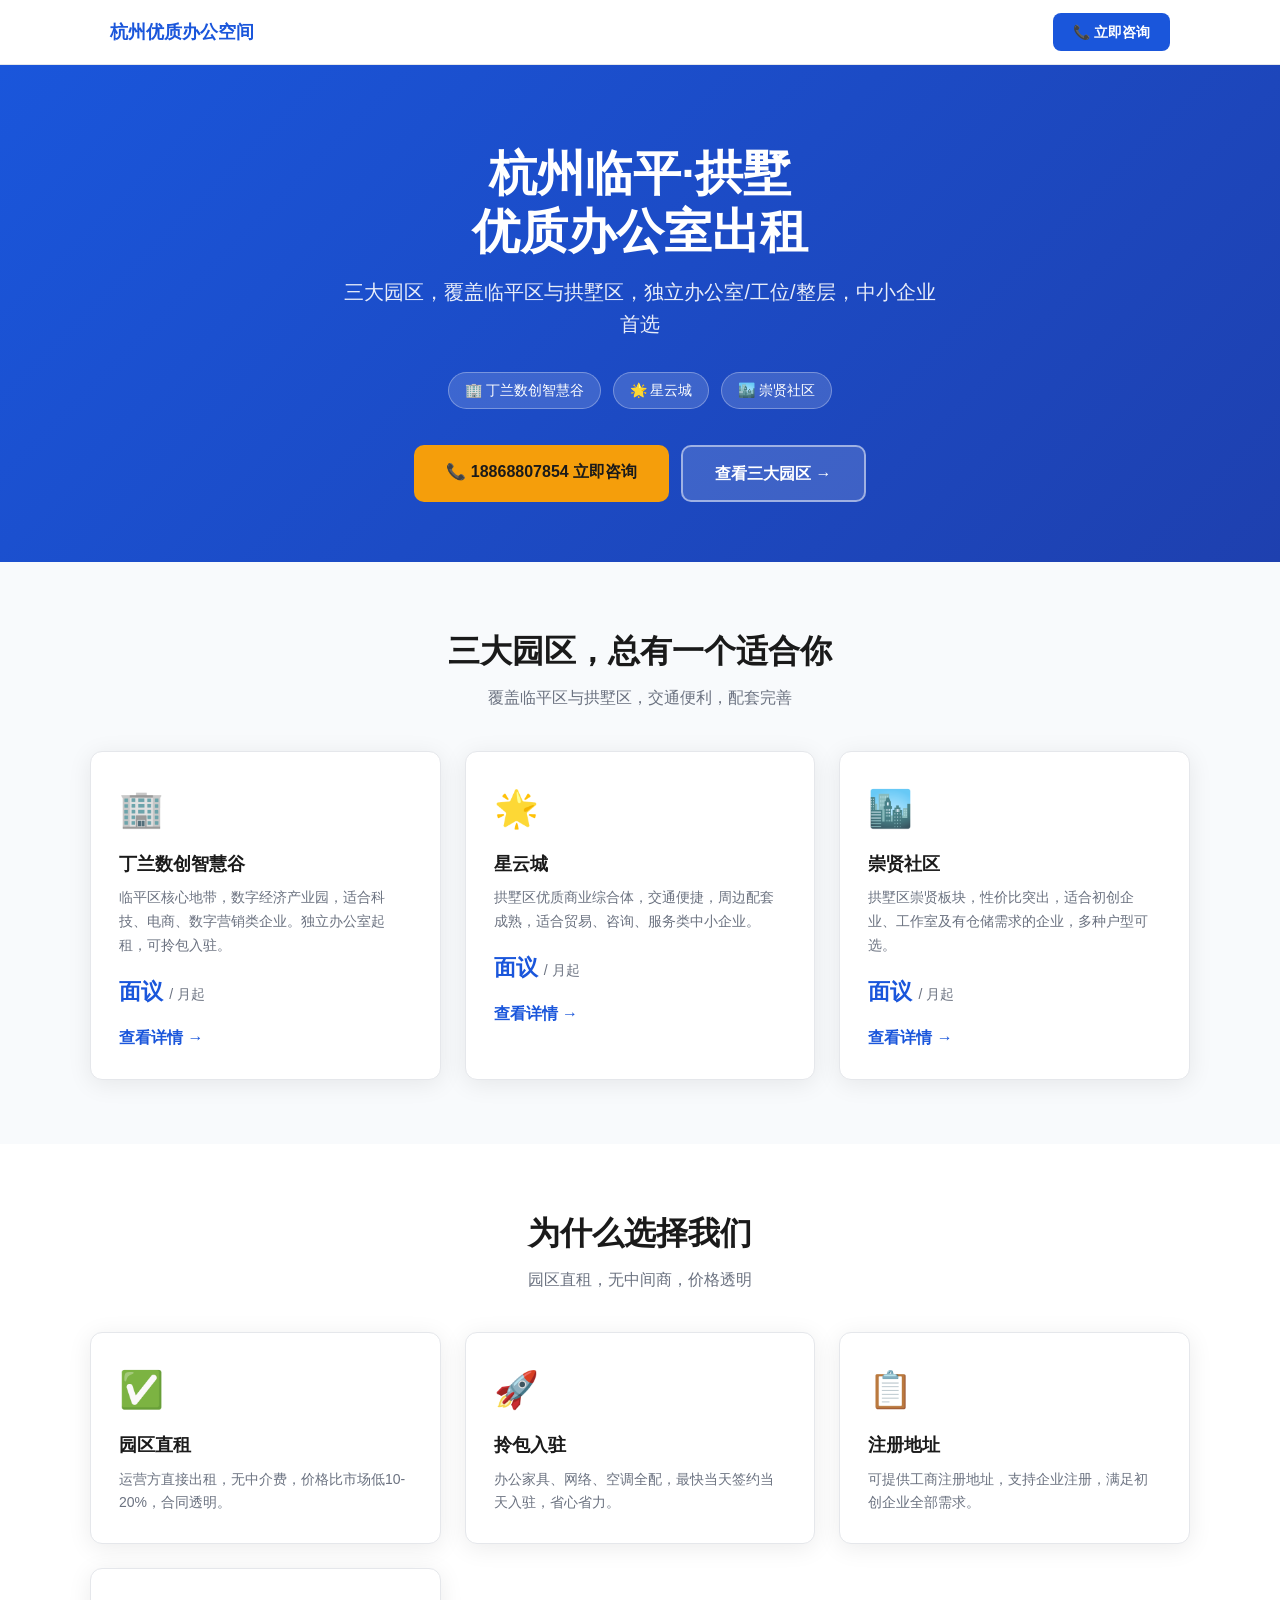
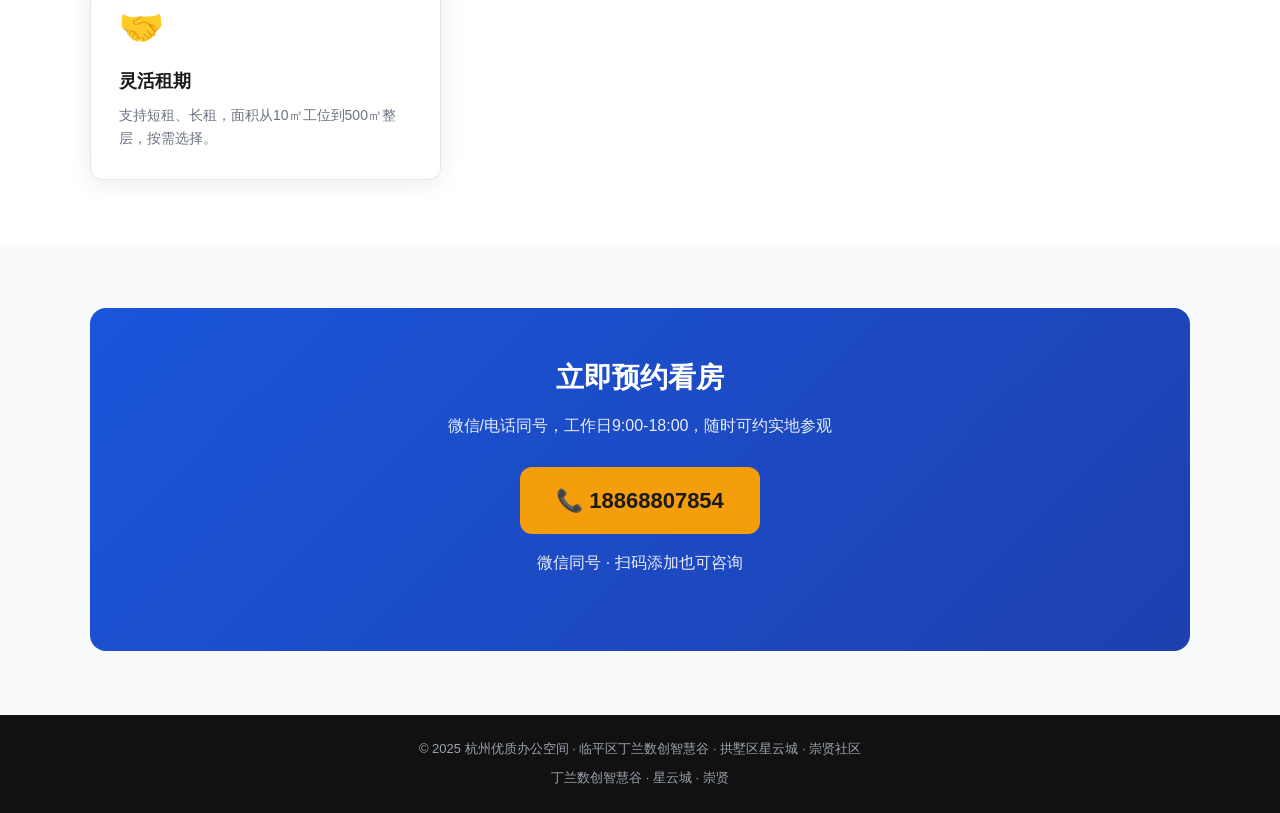
<file: index.html>
<!DOCTYPE html>
<html lang="zh-CN">
<head>
  <meta charset="UTF-8">
  <meta name="viewport" content="width=device-width, initial-scale=1.0">
  <title>杭州办公室出租_临平区/拱墅区优质办公场地-丁兰数创智慧谷·星云城·崇贤</title>
  <meta name="description" content="杭州临平区、拱墅区优质办公室出租，丁兰数创智慧谷、星云城、崇贤三大园区，独立办公室/工位/大面积厂房，价格透明，拎包入驻。咨询：18868807854">
  <meta name="keywords" content="临平区办公室出租,拱墅区办公室出租,杭州办公室出租,丁兰数创智慧谷,星云城办公室,崇贤办公室,杭州工位出租,联合办公杭州">
  <link rel="canonical" href="https://www.aiseo114.com/">
  <link rel="stylesheet" href="css/style.css">
  <!-- 百度统计 placeholder -->
  <script>/* 百度统计代码 */</script>
</head>
<body>

<nav class="nav">
  <div class="nav-inner">
    <div class="nav-logo">杭州优质办公空间</div>
    <a href="tel:18868807854" class="nav-cta">📞 立即咨询</a>
  </div>
</nav>

<section class="hero">
  <h1>杭州临平·拱墅<br>优质办公室出租</h1>
  <p>三大园区，覆盖临平区与拱墅区，独立办公室/工位/整层，中小企业首选</p>
  <div class="hero-badges">
    <span class="badge">🏢 丁兰数创智慧谷</span>
    <span class="badge">🌟 星云城</span>
    <span class="badge">🏙️ 崇贤社区</span>
  </div>
  <div class="hero-btns">
    <a href="tel:18868807854" class="btn-primary">📞 18868807854 立即咨询</a>
    <a href="#parks" class="btn-secondary">查看三大园区 →</a>
  </div>
</section>

<section class="section bg-light" id="parks">
  <div class="section-inner">
    <h2 class="section-title">三大园区，总有一个适合你</h2>
    <p class="section-sub">覆盖临平区与拱墅区，交通便利，配套完善</p>
    <div class="cards">
      <div class="card">
        <div class="card-icon">🏢</div>
        <h3>丁兰数创智慧谷</h3>
        <p>临平区核心地带，数字经济产业园，适合科技、电商、数字营销类企业。独立办公室起租，可拎包入驻。</p>
        <div class="card-price">面议 <span>/ 月起</span></div>
        <a href="pages/dinlan.html" style="display:inline-block;margin-top:16px;color:var(--primary);font-weight:600;">查看详情 →</a>
      </div>
      <div class="card">
        <div class="card-icon">🌟</div>
        <h3>星云城</h3>
        <p>拱墅区优质商业综合体，交通便捷，周边配套成熟，适合贸易、咨询、服务类中小企业。</p>
        <div class="card-price">面议 <span>/ 月起</span></div>
        <a href="pages/xingyun.html" style="display:inline-block;margin-top:16px;color:var(--primary);font-weight:600;">查看详情 →</a>
      </div>
      <div class="card">
        <div class="card-icon">🏙️</div>
        <h3>崇贤社区</h3>
        <p>拱墅区崇贤板块，性价比突出，适合初创企业、工作室及有仓储需求的企业，多种户型可选。</p>
        <div class="card-price">面议 <span>/ 月起</span></div>
        <a href="pages/chongxian.html" style="display:inline-block;margin-top:16px;color:var(--primary);font-weight:600;">查看详情 →</a>
      </div>
    </div>
  </div>
</section>

<section class="section">
  <div class="section-inner">
    <h2 class="section-title">为什么选择我们</h2>
    <p class="section-sub">园区直租，无中间商，价格透明</p>
    <div class="cards">
      <div class="card"><div class="card-icon">✅</div><h3>园区直租</h3><p>运营方直接出租，无中介费，价格比市场低10-20%，合同透明。</p></div>
      <div class="card"><div class="card-icon">🚀</div><h3>拎包入驻</h3><p>办公家具、网络、空调全配，最快当天签约当天入驻，省心省力。</p></div>
      <div class="card"><div class="card-icon">📋</div><h3>注册地址</h3><p>可提供工商注册地址，支持企业注册，满足初创企业全部需求。</p></div>
      <div class="card"><div class="card-icon">🤝</div><h3>灵活租期</h3><p>支持短租、长租，面积从10㎡工位到500㎡整层，按需选择。</p></div>
    </div>
  </div>
</section>

<section class="section bg-light">
  <div class="section-inner">
    <div class="contact-box">
      <h2>立即预约看房</h2>
      <p>微信/电话同号，工作日9:00-18:00，随时可约实地参观</p>
      <a href="tel:18868807854" class="phone-link">📞 18868807854</a>
      <p class="wechat-note">微信同号 · 扫码添加也可咨询</p>
    </div>
  </div>
</section>

<footer>
  <p>© 2025 杭州优质办公空间 · 临平区丁兰数创智慧谷 · 拱墅区星云城 · 崇贤社区</p>
  <p style="margin-top:8px;"><a href="pages/dinlan.html">丁兰数创智慧谷</a> · <a href="pages/xingyun.html">星云城</a> · <a href="pages/chongxian.html">崇贤</a></p>
</footer>

</body>
</html>
</file>
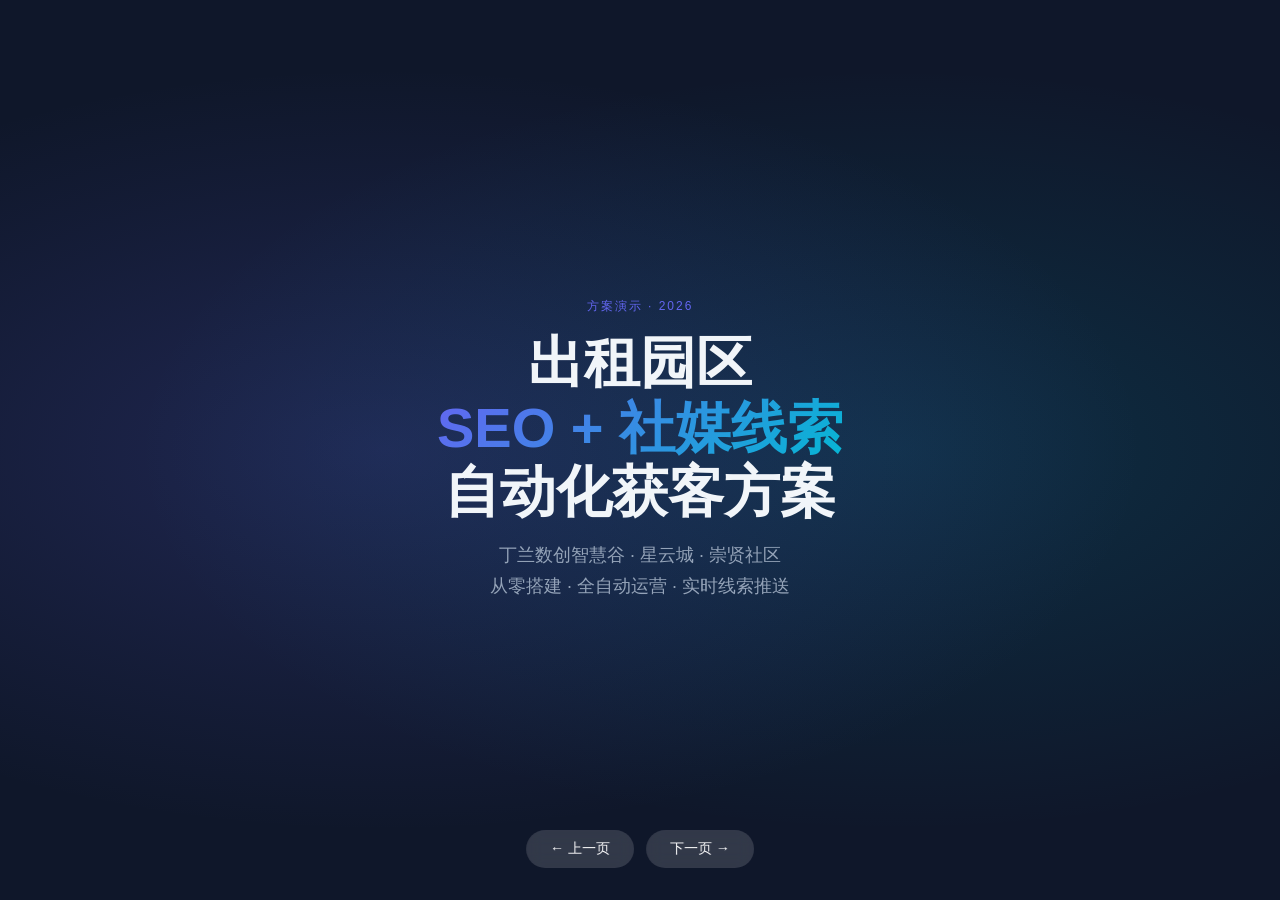
<file: deck.html>
<!DOCTYPE html>
<html lang="zh-CN">
<head>
  <meta charset="UTF-8">
  <meta name="viewport" content="width=device-width, initial-scale=1.0">
  <title>出租园区SEO及社媒线索自动化方案</title>
  <style>
    * { margin: 0; padding: 0; box-sizing: border-box; }
    body { font-family: -apple-system, 'PingFang SC', sans-serif; background: #0f172a; color: #f1f5f9; overflow: hidden; }

    .slides { width: 100vw; height: 100vh; position: relative; }
    .slide { position: absolute; inset: 0; display: none; flex-direction: column; justify-content: center; align-items: center; padding: 60px; opacity: 0; transition: opacity .4s; }
    .slide.active { display: flex; opacity: 1; }

    /* Nav */
    .nav { position: fixed; bottom: 32px; left: 50%; transform: translateX(-50%); display: flex; gap: 12px; z-index: 100; }
    .nav button { background: rgba(255,255,255,.15); border: none; color: #fff; padding: 10px 24px; border-radius: 24px; cursor: pointer; font-size: 14px; backdrop-filter: blur(8px); transition: background .2s; }
    .nav button:hover { background: rgba(255,255,255,.3); }
    .progress { position: fixed; top: 0; left: 0; height: 3px; background: linear-gradient(90deg,#6366f1,#06b6d4); transition: width .4s; }
    .slide-num { position: fixed; top: 20px; right: 28px; font-size: 13px; color: #64748b; }

    /* Slide styles */
    .tag { font-size: 12px; letter-spacing: 2px; text-transform: uppercase; color: #6366f1; margin-bottom: 16px; }
    h1 { font-size: clamp(32px, 5vw, 56px); font-weight: 800; line-height: 1.15; text-align: center; }
    h2 { font-size: clamp(24px, 3.5vw, 40px); font-weight: 700; margin-bottom: 12px; }
    .sub { font-size: 18px; color: #94a3b8; margin-top: 16px; text-align: center; max-width: 640px; line-height: 1.7; }
    .gradient { background: linear-gradient(135deg,#6366f1,#06b6d4); -webkit-background-clip: text; -webkit-text-fill-color: transparent; }

    /* Cards */
    .cards { display: grid; gap: 20px; width: 100%; max-width: 960px; }
    .cards.col2 { grid-template-columns: 1fr 1fr; }
    .cards.col3 { grid-template-columns: 1fr 1fr 1fr; }
    .card { background: rgba(255,255,255,.06); border: 1px solid rgba(255,255,255,.1); border-radius: 16px; padding: 28px; }
    .card-icon { font-size: 32px; margin-bottom: 12px; }
    .card h3 { font-size: 18px; margin-bottom: 8px; }
    .card p { font-size: 14px; color: #94a3b8; line-height: 1.6; }
    .card .num { font-size: 40px; font-weight: 800; color: #6366f1; }

    /* Flow */
    .flow { display: flex; align-items: center; gap: 12px; flex-wrap: wrap; justify-content: center; max-width: 900px; }
    .flow-item { background: rgba(99,102,241,.2); border: 1px solid #6366f1; border-radius: 12px; padding: 16px 24px; text-align: center; min-width: 120px; }
    .flow-item .fi-icon { font-size: 24px; }
    .flow-item .fi-label { font-size: 13px; margin-top: 6px; color: #c7d2fe; }
    .arrow { font-size: 20px; color: #475569; }

    /* List */
    .list { max-width: 720px; width: 100%; }
    .list-item { display: flex; gap: 16px; align-items: flex-start; padding: 16px 0; border-bottom: 1px solid rgba(255,255,255,.07); }
    .list-item:last-child { border-bottom: none; }
    .list-num { width: 32px; height: 32px; border-radius: 50%; background: #6366f1; display: flex; align-items: center; justify-content: center; font-size: 13px; font-weight: 700; flex-shrink: 0; }
    .list-text h4 { font-size: 16px; margin-bottom: 4px; }
    .list-text p { font-size: 13px; color: #94a3b8; }

    /* Result */
    .result-grid { display: grid; grid-template-columns: 1fr 1fr; gap: 16px; max-width: 800px; width: 100%; }
    .result-item { background: rgba(6,182,212,.1); border: 1px solid rgba(6,182,212,.3); border-radius: 12px; padding: 20px; }
    .result-item .label { font-size: 12px; color: #67e8f9; margin-bottom: 8px; }
    .result-item .value { font-size: 22px; font-weight: 700; }
    .result-item .desc { font-size: 13px; color: #94a3b8; margin-top: 4px; }

    /* CTA */
    .cta-box { background: linear-gradient(135deg, rgba(99,102,241,.3), rgba(6,182,212,.2)); border: 1px solid rgba(99,102,241,.4); border-radius: 24px; padding: 48px; text-align: center; max-width: 640px; }
    .cta-box .phone { font-size: 36px; font-weight: 800; color: #06b6d4; margin: 16px 0; }
    .badge-row { display: flex; gap: 10px; flex-wrap: wrap; justify-content: center; margin-top: 20px; }
    .badge { background: rgba(255,255,255,.1); border-radius: 20px; padding: 6px 16px; font-size: 13px; }

    /* Slide backgrounds */
    .slide-1 { background: radial-gradient(ellipse at 30% 50%, rgba(99,102,241,.2) 0%, transparent 60%), radial-gradient(ellipse at 70% 50%, rgba(6,182,212,.15) 0%, transparent 60%), #0f172a; }
    .slide-2 { background: radial-gradient(ellipse at 20% 80%, rgba(99,102,241,.15) 0%, transparent 50%), #0f172a; }
    .slide-3, .slide-5, .slide-7 { background: #0f172a; }
    .slide-4 { background: radial-gradient(ellipse at 80% 20%, rgba(6,182,212,.15) 0%, transparent 50%), #0f172a; }
    .slide-6 { background: radial-gradient(ellipse at 50% 80%, rgba(99,102,241,.2) 0%, transparent 50%), #0f172a; }
    .slide-8 { background: radial-gradient(ellipse at 50% 30%, rgba(6,182,212,.2) 0%, transparent 60%), #0f172a; }
  </style>
</head>
<body>

<div class="progress" id="progress"></div>
<div class="slide-num" id="slideNum"></div>

<div class="slides">

  <!-- Slide 1: 封面 -->
  <div class="slide slide-1 active">
    <div class="tag">方案演示 · 2026</div>
    <h1>出租园区<br><span class="gradient">SEO + 社媒线索</span><br>自动化获客方案</h1>
    <p class="sub">丁兰数创智慧谷 · 星云城 · 崇贤社区<br>从零搭建 · 全自动运营 · 实时线索推送</p>
  </div>

  <!-- Slide 2: 痛点 -->
  <div class="slide slide-2">
    <div class="tag">问题背景</div>
    <h2>园区招租的三大痛点</h2>
    <div class="cards col3" style="margin-top:32px;">
      <div class="card">
        <div class="card-icon">😤</div>
        <h3>线索靠等</h3>
        <p>被动等客户上门，没有主动获客渠道，空置率高</p>
      </div>
      <div class="card">
        <div class="card-icon">🔍</div>
        <h3>搜索无排名</h3>
        <p>百度/Google搜"临平办公室出租"，找不到自己的园区</p>
      </div>
      <div class="card">
        <div class="card-icon">📱</div>
        <h3>社媒线索散</h3>
        <p>小红书/抖音有大量求租帖，但没有系统监控和跟进</p>
      </div>
    </div>
  </div>

  <!-- Slide 3: 方案全景 -->
  <div class="slide slide-3">
    <div class="tag">解决方案</div>
    <h2>四层自动化获客体系</h2>
    <div class="flow" style="margin-top:36px;">
      <div class="flow-item"><div class="fi-icon">🌐</div><div class="fi-label">SEO落地页</div></div>
      <div class="arrow">→</div>
      <div class="flow-item"><div class="fi-icon">📡</div><div class="fi-label">社媒监控</div></div>
      <div class="arrow">→</div>
      <div class="flow-item"><div class="fi-icon">💬</div><div class="fi-label">话术回复</div></div>
      <div class="arrow">→</div>
      <div class="flow-item"><div class="fi-icon">🔔</div><div class="fi-label">飞书推送</div></div>
      <div class="arrow">→</div>
      <div class="flow-item"><div class="fi-icon">🤝</div><div class="fi-label">成交转化</div></div>
    </div>
    <p class="sub" style="margin-top:32px;">搜索流量 + 社媒主动出击，双渠道覆盖，线索实时到飞书群</p>
  </div>

  <!-- Slide 4: SEO网站 -->
  <div class="slide slide-4">
    <div class="tag">第一层 · SEO</div>
    <h2>三园区独立SEO落地页</h2>
    <div class="cards col2" style="margin-top:28px; max-width:800px;">
      <div class="card">
        <div class="card-icon">🏗️</div>
        <h3>技术架构</h3>
        <p>纯静态HTML，部署GitHub Pages，绑定自定义域名 www.aiseo114.com，HTTPS全站加密，自动CI/CD部署</p>
      </div>
      <div class="card">
        <div class="card-icon">🎯</div>
        <h3>SEO配置</h3>
        <p>每页独立title/description/keywords/canonical，sitemap.xml已提交百度，覆盖"临平/拱墅/崇贤办公室出租"等核心词</p>
      </div>
      <div class="card">
        <div class="card-icon">📄</div>
        <h3>页面结构</h3>
        <p>首页 + 丁兰数创智慧谷 + 星云城 + 崇贤社区，共4个页面，响应式设计，手机端完美适配</p>
      </div>
      <div class="card">
        <div class="card-icon">🔗</div>
        <h3>访问地址</h3>
        <p style="color:#06b6d4;">www.aiseo114.com<br>已上线，百度收录中</p>
      </div>
    </div>
  </div>

  <!-- Slide 5: 社媒监控 -->
  <div class="slide slide-5">
    <div class="tag">第二层 · 社媒监控</div>
    <h2>每日关键词监控 + 话术库</h2>
    <div class="list" style="margin-top:28px;">
      <div class="list-item">
        <div class="list-num">1</div>
        <div class="list-text">
          <h4>15个核心关键词</h4>
          <p>覆盖"临平/拱墅/崇贤办公室求租"等，监控小红书、抖音、微博、百度贴吧4个平台</p>
        </div>
      </div>
      <div class="list-item">
        <div class="list-num">2</div>
        <div class="list-text">
          <h4>每日自动生成搜索链接</h4>
          <p>Python脚本一键运行，生成当日搜索链接清单，直接点击跳转对应平台帖子</p>
        </div>
      </div>
      <div class="list-item">
        <div class="list-num">3</div>
        <div class="list-text">
          <h4>4套回复话术</h4>
          <p>通用版/临平版/拱墅版/初创版，一键复制，人工回复求租帖，精准触达潜在客户</p>
        </div>
      </div>
      <div class="list-item">
        <div class="list-num">4</div>
        <div class="list-text">
          <h4>线索工具页</h4>
          <p>网页版一体化工具，搜索+话术+线索填报+飞书推送，全流程在一个页面完成</p>
        </div>
      </div>
    </div>
  </div>

  <!-- Slide 6: 飞书推送 -->
  <div class="slide slide-6">
    <div class="tag">第三层 · 线索推送</div>
    <h2>飞书实时通知 + 多维表格自动存档</h2>
    <div class="cards col2" style="margin-top:28px; max-width:860px;">
      <div class="card">
        <div class="card-icon">⚡</div>
        <h3>飞书群实时推送</h3>
        <p>填写线索后一键提交，飞书群秒级收到通知，联系人/电话/意向园区/需求面积一目了然</p>
      </div>
      <div class="card">
        <div class="card-icon">📊</div>
        <h3>多维表格自动写入</h3>
        <p>每条线索同步写入飞书多维表格，含联系人、电话、意向园区、需求面积、来源平台、跟进状态字段</p>
      </div>
      <div class="card">
        <div class="card-icon">☁️</div>
        <h3>Cloudflare Worker 中转</h3>
        <p>浏览器无法直接调飞书 API，通过 Cloudflare Worker 无服务器中转，零成本、高可用，解决跨域问题</p>
      </div>
      <div class="card">
        <div class="card-icon">🔄</div>
        <h3>双写并行</h3>
        <p>提交一次，同时触发：① 飞书群消息通知 ② 多维表格记录新增，线索永不丢失，随时可筛选导出</p>
      </div>
    </div>
    <p class="sub" style="margin-top:20px;">Webhook + Bitable 已配置并测试通过 · 无需额外开发</p>
  </div>

  <!-- Slide 7: 多平台分发 -->
  <div class="slide slide-7">
    <div class="tag">第四层 · 内容分发</div>
    <h2>多平台内容矩阵</h2>
    <div class="cards col2" style="margin-top:28px; max-width:800px;">
      <div class="card">
        <div class="card-icon">📰</div>
        <h3>百家号</h3>
        <p>已发布丁兰数创智慧谷园区介绍文章，百度系内容权重高，有助于搜索排名</p>
      </div>
      <div class="card">
        <div class="card-icon">🏠</div>
        <h3>58同城</h3>
        <p>三个园区房源信息已准备，覆盖写字楼/厂房/仓储多个分类，精准触达找房用户</p>
      </div>
      <div class="card">
        <div class="card-icon">📱</div>
        <h3>小红书/抖音</h3>
        <p>30天内容日历已制定，探店/干货/客户案例/活动4种内容类型，爆款标题公式已备好</p>
      </div>
      <div class="card">
        <div class="card-icon">💬</div>
        <h3>知乎/贴吧</h3>
        <p>回答"杭州哪里有办公室出租"类问题，长尾流量持续导入，建立专业形象</p>
      </div>
    </div>
  </div>

  <!-- Slide 8: 成果 -->
  <div class="slide slide-8">
    <div class="tag">项目成果</div>
    <h2>已完成交付</h2>
    <div class="result-grid" style="margin-top:28px; grid-template-columns: 1fr 1fr 1fr; max-width:900px;">
      <div class="result-item">
        <div class="label">SEO网站</div>
        <div class="value">4 个页面</div>
        <div class="desc">已上线 · www.aiseo114.com</div>
      </div>
      <div class="result-item">
        <div class="label">监控关键词</div>
        <div class="value">15 个</div>
        <div class="desc">覆盖4大社媒平台</div>
      </div>
      <div class="result-item">
        <div class="label">回复话术</div>
        <div class="value">4 套</div>
        <div class="desc">通用/临平/拱墅/初创</div>
      </div>
      <div class="result-item">
        <div class="label">内容日历</div>
        <div class="value">30 天</div>
        <div class="desc">小红书/抖音发布计划</div>
      </div>
      <div class="result-item">
        <div class="label">飞书推送</div>
        <div class="value">实时</div>
        <div class="desc">线索秒级通知到群</div>
      </div>
      <div class="result-item">
        <div class="label">多维表格</div>
        <div class="value">自动存档</div>
        <div class="desc">Cloudflare Worker 中转写入</div>
      </div>
      <div class="result-item">
        <div class="label">内容发布</div>
        <div class="value">百家号+58</div>
        <div class="desc">多平台内容矩阵</div>
      </div>
    </div>
  </div>

  <!-- Slide 9: 联系 -->
  <div class="slide slide-1">
    <div class="tag">立即咨询</div>
    <div class="cta-box">
      <h2>三大园区 · 一站式办公解决方案</h2>
      <div class="phone">📞 18868807854</div>
      <p style="color:#94a3b8;">电话/微信同号 · 工作日当天安排看房</p>
      <div class="badge-row">
        <span class="badge">📍 临平区 丁兰数创智慧谷</span>
        <span class="badge">📍 拱墅区 星云城</span>
        <span class="badge">📍 拱墅区 崇贤社区</span>
      </div>
      <p style="margin-top:20px; font-size:13px; color:#6366f1;">www.aiseo114.com</p>
    </div>
  </div>

</div>

<div class="nav">
  <button onclick="prev()">← 上一页</button>
  <button onclick="next()">下一页 →</button>
</div>

<script>
  let cur = 0;
  const slides = document.querySelectorAll('.slide');
  const total = slides.length;

  function show(n) {
    slides[cur].classList.remove('active');
    cur = (n + total) % total;
    slides[cur].classList.add('active');
    document.getElementById('progress').style.width = ((cur + 1) / total * 100) + '%';
    document.getElementById('slideNum').textContent = (cur + 1) + ' / ' + total;
  }

  function next() { show(cur + 1); }
  function prev() { show(cur - 1); }

  document.addEventListener('keydown', e => {
    if (e.key === 'ArrowRight' || e.key === 'ArrowDown') next();
    if (e.key === 'ArrowLeft' || e.key === 'ArrowUp') prev();
  });

  show(0);
</script>
</body>
</html>
</file>
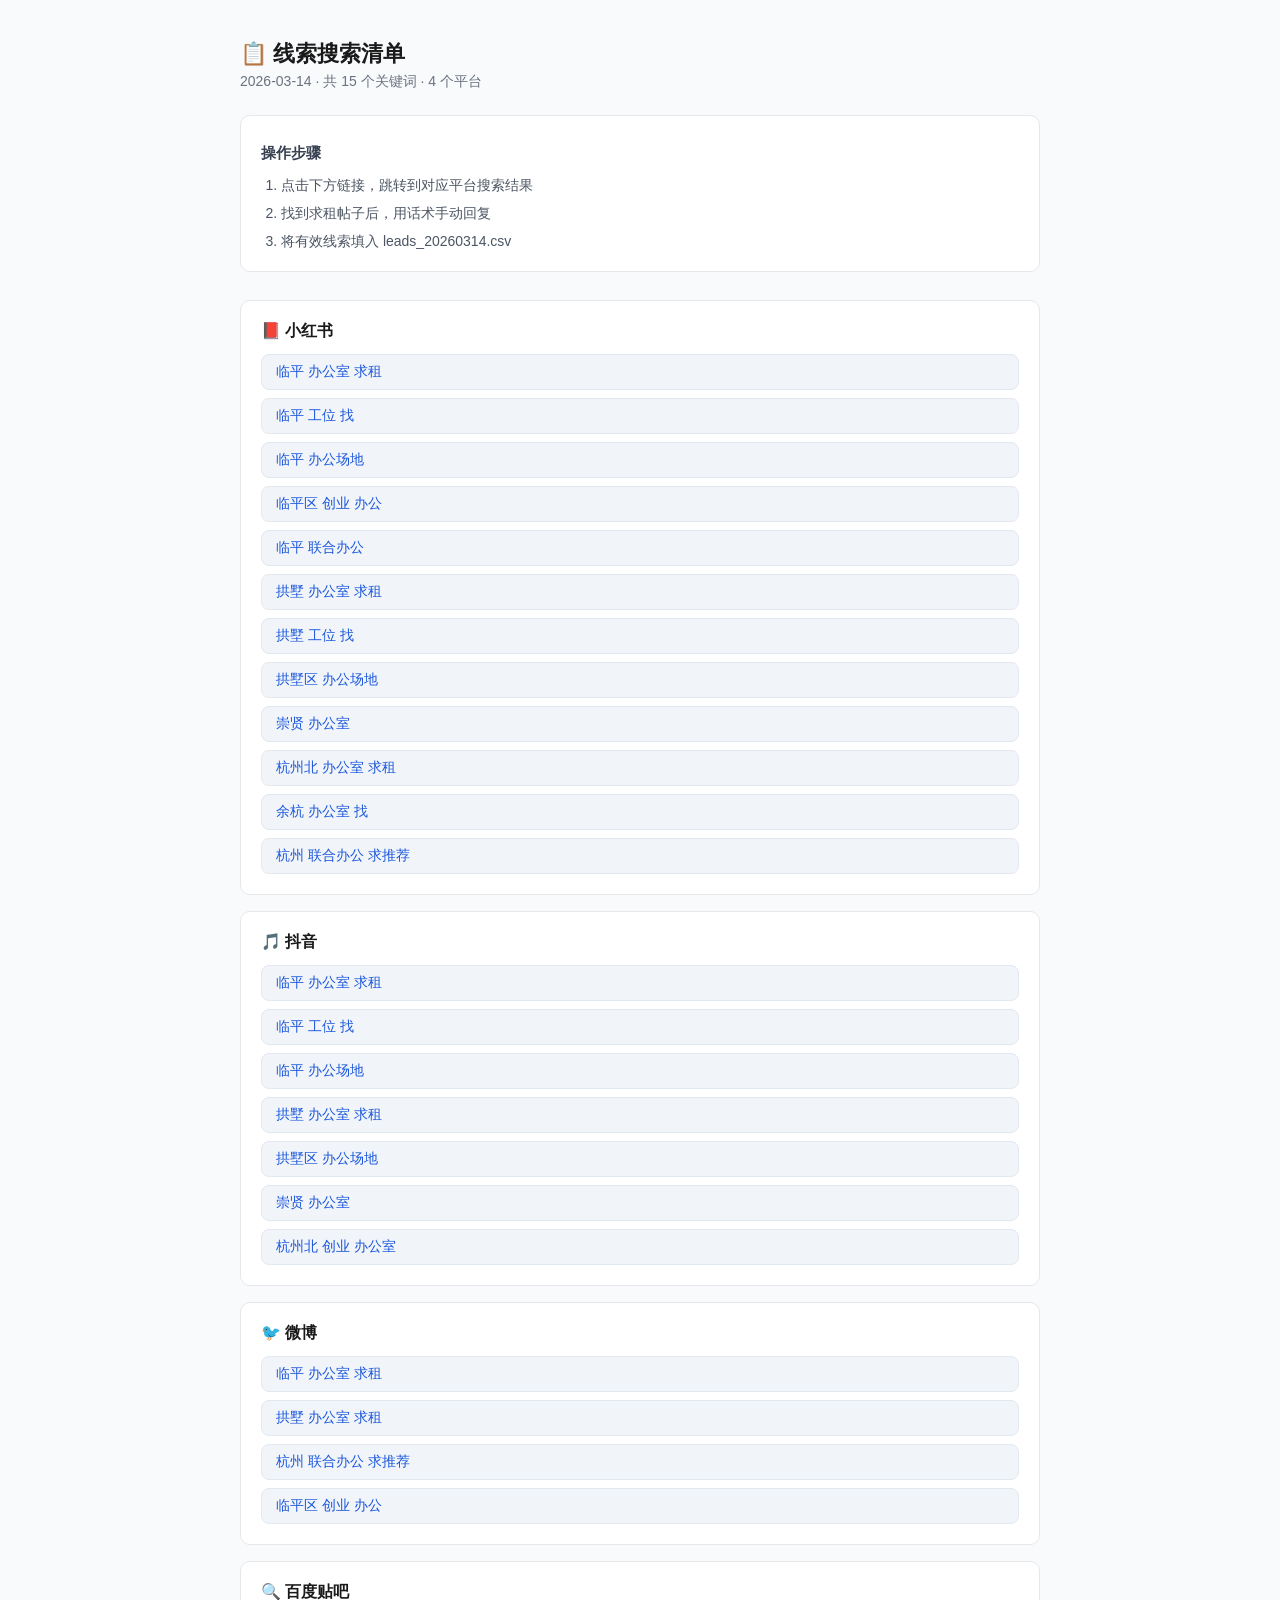
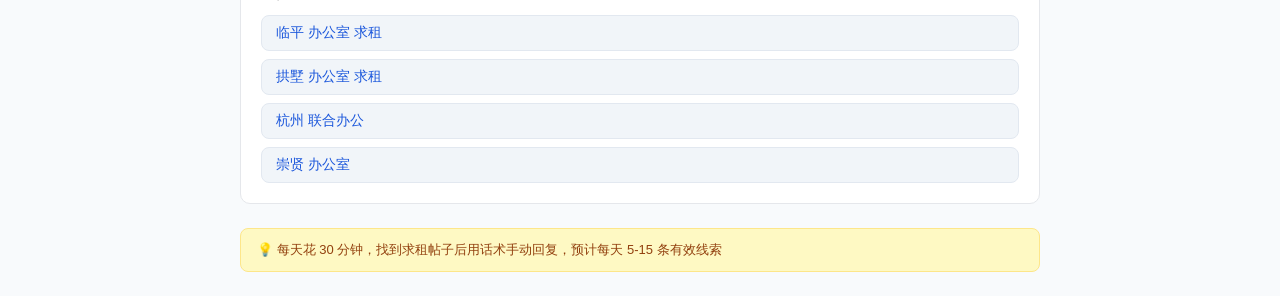
<file: leads/search_links_20260314.html>
<!DOCTYPE html>
<html lang="zh-CN">
<head>
  <meta charset="UTF-8">
  <meta name="viewport" content="width=device-width, initial-scale=1.0">
  <title>线索搜索清单 - 2026-03-14</title>
  <style>
    body { font-family: 'PingFang SC','Microsoft YaHei',sans-serif; max-width: 800px; margin: 0 auto; padding: 24px 16px; color: #1a1a1a; background: #f8fafc; }
    h1 { font-size: 22px; margin-bottom: 4px; }
    .date { color: #6b7280; font-size: 14px; margin-bottom: 24px; }
    .steps { background: #fff; border: 1px solid #e5e7eb; border-radius: 10px; padding: 16px 20px; margin-bottom: 28px; }
    .steps h2 { font-size: 15px; margin-bottom: 8px; color: #374151; }
    .steps ol { margin: 0; padding-left: 20px; font-size: 14px; color: #4b5563; line-height: 2; }
    .platform { background: #fff; border: 1px solid #e5e7eb; border-radius: 10px; padding: 20px; margin-bottom: 16px; }
    .platform h2 { font-size: 16px; font-weight: 700; margin: 0 0 12px; display: flex; align-items: center; gap: 8px; }
    .links { display: flex; flex-direction: column; gap: 8px; }
    .links a { display: inline-block; background: #f1f5f9; border: 1px solid #e2e8f0; border-radius: 8px; padding: 8px 14px; font-size: 14px; color: #1a56db; text-decoration: none; transition: background 0.15s; }
    .links a:hover { background: #dbeafe; }
    .tip { background: #fef9c3; border: 1px solid #fde68a; border-radius: 8px; padding: 12px 16px; font-size: 13px; color: #92400e; margin-top: 24px; }
  </style>
</head>
<body>

<h1>📋 线索搜索清单</h1>
<div class="date">2026-03-14 · 共 15 个关键词 · 4 个平台</div>

<div class="steps">
  <h2>操作步骤</h2>
  <ol>
    <li>点击下方链接，跳转到对应平台搜索结果</li>
    <li>找到求租帖子后，用话术手动回复</li>
    <li>将有效线索填入 leads_20260314.csv</li>
  </ol>
</div>

<div class="platform">
  <h2>📕 小红书</h2>
  <div class="links">
    <a href="https://www.xiaohongshu.com/search_result?keyword=临平+办公室+求租" target="_blank">临平 办公室 求租</a>
    <a href="https://www.xiaohongshu.com/search_result?keyword=临平+工位+找" target="_blank">临平 工位 找</a>
    <a href="https://www.xiaohongshu.com/search_result?keyword=临平+办公场地" target="_blank">临平 办公场地</a>
    <a href="https://www.xiaohongshu.com/search_result?keyword=临平区+创业+办公" target="_blank">临平区 创业 办公</a>
    <a href="https://www.xiaohongshu.com/search_result?keyword=临平+联合办公" target="_blank">临平 联合办公</a>
    <a href="https://www.xiaohongshu.com/search_result?keyword=拱墅+办公室+求租" target="_blank">拱墅 办公室 求租</a>
    <a href="https://www.xiaohongshu.com/search_result?keyword=拱墅+工位+找" target="_blank">拱墅 工位 找</a>
    <a href="https://www.xiaohongshu.com/search_result?keyword=拱墅区+办公场地" target="_blank">拱墅区 办公场地</a>
    <a href="https://www.xiaohongshu.com/search_result?keyword=崇贤+办公室" target="_blank">崇贤 办公室</a>
    <a href="https://www.xiaohongshu.com/search_result?keyword=杭州北+办公室+求租" target="_blank">杭州北 办公室 求租</a>
    <a href="https://www.xiaohongshu.com/search_result?keyword=余杭+办公室+找" target="_blank">余杭 办公室 找</a>
    <a href="https://www.xiaohongshu.com/search_result?keyword=杭州+联合办公+求推荐" target="_blank">杭州 联合办公 求推荐</a>
  </div>
</div>

<div class="platform">
  <h2>🎵 抖音</h2>
  <div class="links">
    <a href="https://www.douyin.com/search/临平+办公室+求租" target="_blank">临平 办公室 求租</a>
    <a href="https://www.douyin.com/search/临平+工位+找" target="_blank">临平 工位 找</a>
    <a href="https://www.douyin.com/search/临平+办公场地" target="_blank">临平 办公场地</a>
    <a href="https://www.douyin.com/search/拱墅+办公室+求租" target="_blank">拱墅 办公室 求租</a>
    <a href="https://www.douyin.com/search/拱墅区+办公场地" target="_blank">拱墅区 办公场地</a>
    <a href="https://www.douyin.com/search/崇贤+办公室" target="_blank">崇贤 办公室</a>
    <a href="https://www.douyin.com/search/杭州北+创业+办公室" target="_blank">杭州北 创业 办公室</a>
  </div>
</div>

<div class="platform">
  <h2>🐦 微博</h2>
  <div class="links">
    <a href="https://s.weibo.com/weibo?q=临平+办公室+求租&typeall=1&suball=1" target="_blank">临平 办公室 求租</a>
    <a href="https://s.weibo.com/weibo?q=拱墅+办公室+求租&typeall=1&suball=1" target="_blank">拱墅 办公室 求租</a>
    <a href="https://s.weibo.com/weibo?q=杭州+联合办公+求推荐&typeall=1&suball=1" target="_blank">杭州 联合办公 求推荐</a>
    <a href="https://s.weibo.com/weibo?q=临平区+创业+办公&typeall=1&suball=1" target="_blank">临平区 创业 办公</a>
  </div>
</div>

<div class="platform">
  <h2>🔍 百度贴吧</h2>
  <div class="links">
    <a href="https://tieba.baidu.com/f/search/res?qw=临平+办公室+求租" target="_blank">临平 办公室 求租</a>
    <a href="https://tieba.baidu.com/f/search/res?qw=拱墅+办公室+求租" target="_blank">拱墅 办公室 求租</a>
    <a href="https://tieba.baidu.com/f/search/res?qw=杭州+联合办公" target="_blank">杭州 联合办公</a>
    <a href="https://tieba.baidu.com/f/search/res?qw=崇贤+办公室" target="_blank">崇贤 办公室</a>
  </div>
</div>

<div class="tip">💡 每天花 30 分钟，找到求租帖子后用话术手动回复，预计每天 5-15 条有效线索</div>

</body>
</html>
</file>
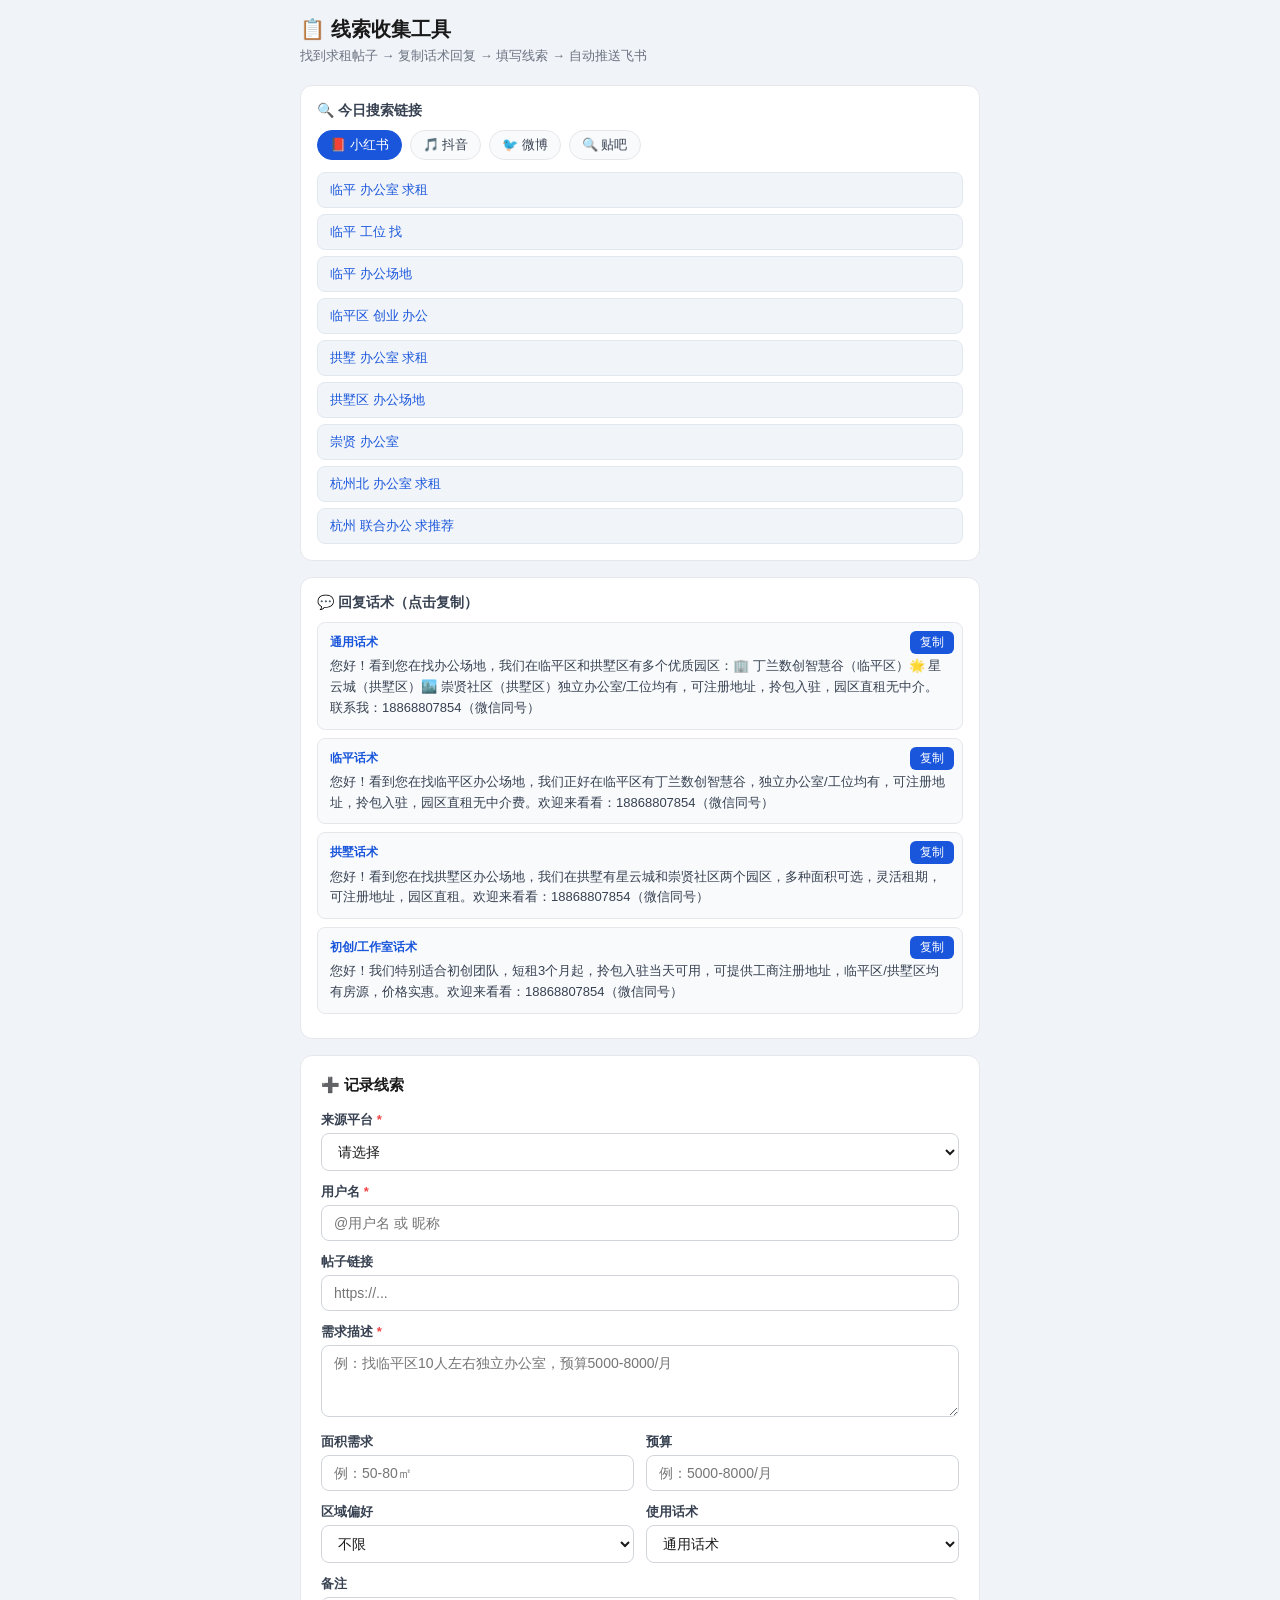
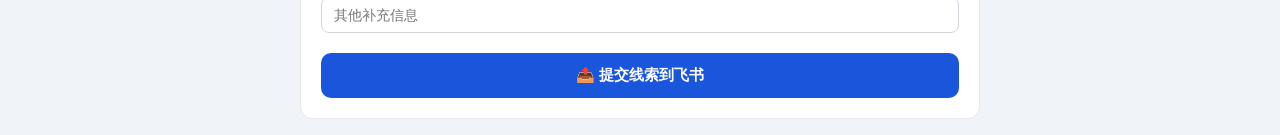
<file: leads/tool.html>
<!DOCTYPE html>
<html lang="zh-CN">
<head>
  <meta charset="UTF-8">
  <meta name="viewport" content="width=device-width, initial-scale=1.0">
  <title>线索收集 - 办公室出租</title>
  <style>
    *, *::before, *::after { box-sizing: border-box; margin: 0; padding: 0; }
    body { font-family: 'PingFang SC','Microsoft YaHei',sans-serif; background: #f0f4f8; min-height: 100vh; padding: 16px; }
    .container { max-width: 680px; margin: 0 auto; }
    h1 { font-size: 20px; font-weight: 700; margin-bottom: 4px; color: #1a1a1a; }
    .subtitle { color: #6b7280; font-size: 13px; margin-bottom: 20px; }

    /* 搜索链接区 */
    .search-section { background: #fff; border-radius: 12px; padding: 16px; margin-bottom: 16px; border: 1px solid #e5e7eb; }
    .search-section h2 { font-size: 14px; font-weight: 700; margin-bottom: 10px; color: #374151; }
    .platform-tabs { display: flex; gap: 8px; flex-wrap: wrap; margin-bottom: 12px; }
    .tab { padding: 5px 12px; border-radius: 20px; font-size: 13px; cursor: pointer; border: 1px solid #e5e7eb; background: #f9fafb; color: #374151; }
    .tab.active { background: #1a56db; color: #fff; border-color: #1a56db; }
    .links-grid { display: none; flex-direction: column; gap: 6px; }
    .links-grid.active { display: flex; }
    .search-link { display: block; padding: 8px 12px; background: #f1f5f9; border-radius: 8px; font-size: 13px; color: #1a56db; text-decoration: none; border: 1px solid #e2e8f0; }
    .search-link:hover { background: #dbeafe; }

    /* 线索表单区 */
    .form-section { background: #fff; border-radius: 12px; padding: 20px; border: 1px solid #e5e7eb; }
    .form-section h2 { font-size: 15px; font-weight: 700; margin-bottom: 16px; color: #1a1a1a; display: flex; align-items: center; gap: 6px; }
    .form-row { margin-bottom: 12px; }
    label { display: block; font-size: 13px; font-weight: 600; color: #374151; margin-bottom: 4px; }
    label .req { color: #ef4444; }
    input, select, textarea { width: 100%; padding: 9px 12px; border: 1px solid #d1d5db; border-radius: 8px; font-size: 14px; font-family: inherit; color: #1a1a1a; background: #fff; outline: none; transition: border-color 0.15s; }
    input:focus, select:focus, textarea:focus { border-color: #1a56db; box-shadow: 0 0 0 3px rgba(26,86,219,0.1); }
    textarea { resize: vertical; min-height: 72px; }
    .form-grid { display: grid; grid-template-columns: 1fr 1fr; gap: 12px; }
    .btn-submit { width: 100%; padding: 13px; background: #1a56db; color: #fff; border: none; border-radius: 10px; font-size: 15px; font-weight: 700; cursor: pointer; margin-top: 8px; transition: background 0.15s; }
    .btn-submit:hover { background: #1341b0; }
    .btn-submit:disabled { background: #9ca3af; cursor: not-allowed; }

    /* 话术快捷复制 */
    .scripts-section { background: #fff; border-radius: 12px; padding: 16px; margin-bottom: 16px; border: 1px solid #e5e7eb; }
    .scripts-section h2 { font-size: 14px; font-weight: 700; margin-bottom: 10px; color: #374151; }
    .script-item { background: #f8fafc; border: 1px solid #e5e7eb; border-radius: 8px; padding: 10px 12px; margin-bottom: 8px; font-size: 13px; color: #374151; line-height: 1.6; position: relative; }
    .script-label { font-weight: 700; color: #1a56db; font-size: 12px; margin-bottom: 4px; }
    .btn-copy { position: absolute; top: 8px; right: 8px; padding: 3px 10px; background: #1a56db; color: #fff; border: none; border-radius: 6px; font-size: 12px; cursor: pointer; }
    .btn-copy.copied { background: #10b981; }

    /* 提示 */
    .toast { position: fixed; bottom: 24px; left: 50%; transform: translateX(-50%); background: #1a1a1a; color: #fff; padding: 10px 20px; border-radius: 8px; font-size: 14px; opacity: 0; transition: opacity 0.3s; pointer-events: none; z-index: 999; }
    .toast.show { opacity: 1; }

    @media (max-width: 480px) { .form-grid { grid-template-columns: 1fr; } }
  </style>
</head>
<body>
<div class="container">
  <h1>📋 线索收集工具</h1>
  <p class="subtitle">找到求租帖子 → 复制话术回复 → 填写线索 → 自动推送飞书</p>

  <!-- 搜索链接 -->
  <div class="search-section">
    <h2>🔍 今日搜索链接</h2>
    <div class="platform-tabs">
      <div class="tab active" onclick="switchTab('xhs')">📕 小红书</div>
      <div class="tab" onclick="switchTab('dy')">🎵 抖音</div>
      <div class="tab" onclick="switchTab('wb')">🐦 微博</div>
      <div class="tab" onclick="switchTab('tb')">🔍 贴吧</div>
    </div>
    <div id="tab-xhs" class="links-grid active">
      <a class="search-link" href="https://www.xiaohongshu.com/search_result?keyword=临平+办公室+求租" target="_blank">临平 办公室 求租</a>
      <a class="search-link" href="https://www.xiaohongshu.com/search_result?keyword=临平+工位+找" target="_blank">临平 工位 找</a>
      <a class="search-link" href="https://www.xiaohongshu.com/search_result?keyword=临平+办公场地" target="_blank">临平 办公场地</a>
      <a class="search-link" href="https://www.xiaohongshu.com/search_result?keyword=临平区+创业+办公" target="_blank">临平区 创业 办公</a>
      <a class="search-link" href="https://www.xiaohongshu.com/search_result?keyword=拱墅+办公室+求租" target="_blank">拱墅 办公室 求租</a>
      <a class="search-link" href="https://www.xiaohongshu.com/search_result?keyword=拱墅区+办公场地" target="_blank">拱墅区 办公场地</a>
      <a class="search-link" href="https://www.xiaohongshu.com/search_result?keyword=崇贤+办公室" target="_blank">崇贤 办公室</a>
      <a class="search-link" href="https://www.xiaohongshu.com/search_result?keyword=杭州北+办公室+求租" target="_blank">杭州北 办公室 求租</a>
      <a class="search-link" href="https://www.xiaohongshu.com/search_result?keyword=杭州+联合办公+求推荐" target="_blank">杭州 联合办公 求推荐</a>
    </div>
    <div id="tab-dy" class="links-grid">
      <a class="search-link" href="https://www.douyin.com/search/临平+办公室+求租" target="_blank">临平 办公室 求租</a>
      <a class="search-link" href="https://www.douyin.com/search/临平+办公场地" target="_blank">临平 办公场地</a>
      <a class="search-link" href="https://www.douyin.com/search/拱墅+办公室+求租" target="_blank">拱墅 办公室 求租</a>
      <a class="search-link" href="https://www.douyin.com/search/崇贤+办公室" target="_blank">崇贤 办公室</a>
      <a class="search-link" href="https://www.douyin.com/search/杭州北+创业+办公室" target="_blank">杭州北 创业 办公室</a>
    </div>
    <div id="tab-wb" class="links-grid">
      <a class="search-link" href="https://s.weibo.com/weibo?q=临平+办公室+求租&typeall=1&suball=1" target="_blank">临平 办公室 求租</a>
      <a class="search-link" href="https://s.weibo.com/weibo?q=拱墅+办公室+求租&typeall=1&suball=1" target="_blank">拱墅 办公室 求租</a>
      <a class="search-link" href="https://s.weibo.com/weibo?q=杭州+联合办公+求推荐&typeall=1&suball=1" target="_blank">杭州 联合办公 求推荐</a>
    </div>
    <div id="tab-tb" class="links-grid">
      <a class="search-link" href="https://tieba.baidu.com/f/search/res?qw=临平+办公室+求租" target="_blank">临平 办公室 求租</a>
      <a class="search-link" href="https://tieba.baidu.com/f/search/res?qw=拱墅+办公室+求租" target="_blank">拱墅 办公室 求租</a>
      <a class="search-link" href="https://tieba.baidu.com/f/search/res?qw=崇贤+办公室" target="_blank">崇贤 办公室</a>
    </div>
  </div>

  <!-- 话术 -->
  <div class="scripts-section">
    <h2>💬 回复话术（点击复制）</h2>
    <div class="script-item">
      <div class="script-label">通用话术</div>
      您好！看到您在找办公场地，我们在临平区和拱墅区有多个优质园区：🏢 丁兰数创智慧谷（临平区）🌟 星云城（拱墅区）🏙️ 崇贤社区（拱墅区）独立办公室/工位均有，可注册地址，拎包入驻，园区直租无中介。联系我：18868807854（微信同号）
      <button class="btn-copy" onclick="copyScript(this)">复制</button>
    </div>
    <div class="script-item">
      <div class="script-label">临平话术</div>
      您好！看到您在找临平区办公场地，我们正好在临平区有丁兰数创智慧谷，独立办公室/工位均有，可注册地址，拎包入驻，园区直租无中介费。欢迎来看看：18868807854（微信同号）
      <button class="btn-copy" onclick="copyScript(this)">复制</button>
    </div>
    <div class="script-item">
      <div class="script-label">拱墅话术</div>
      您好！看到您在找拱墅区办公场地，我们在拱墅有星云城和崇贤社区两个园区，多种面积可选，灵活租期，可注册地址，园区直租。欢迎来看看：18868807854（微信同号）
      <button class="btn-copy" onclick="copyScript(this)">复制</button>
    </div>
    <div class="script-item">
      <div class="script-label">初创/工作室话术</div>
      您好！我们特别适合初创团队，短租3个月起，拎包入驻当天可用，可提供工商注册地址，临平区/拱墅区均有房源，价格实惠。欢迎来看看：18868807854（微信同号）
      <button class="btn-copy" onclick="copyScript(this)">复制</button>
    </div>
  </div>

  <!-- 线索填报表单 -->
  <div class="form-section">
    <h2>➕ 记录线索</h2>
    <div class="form-row">
      <label>来源平台 <span class="req">*</span></label>
      <select id="f-platform">
        <option value="">请选择</option>
        <option>小红书</option>
        <option>抖音</option>
        <option>微博</option>
        <option>百度贴吧</option>
        <option>其他</option>
      </select>
    </div>
    <div class="form-row">
      <label>用户名 <span class="req">*</span></label>
      <input id="f-username" type="text" placeholder="@用户名 或 昵称">
    </div>
    <div class="form-row">
      <label>帖子链接</label>
      <input id="f-url" type="text" placeholder="https://...">
    </div>
    <div class="form-row">
      <label>需求描述 <span class="req">*</span></label>
      <textarea id="f-desc" placeholder="例：找临平区10人左右独立办公室，预算5000-8000/月"></textarea>
    </div>
    <div class="form-grid">
      <div class="form-row">
        <label>面积需求</label>
        <input id="f-area" type="text" placeholder="例：50-80㎡">
      </div>
      <div class="form-row">
        <label>预算</label>
        <input id="f-budget" type="text" placeholder="例：5000-8000/月">
      </div>
    </div>
    <div class="form-grid">
      <div class="form-row">
        <label>区域偏好</label>
        <select id="f-region">
          <option value="">不限</option>
          <option>临平区</option>
          <option>拱墅区</option>
          <option>均可</option>
        </select>
      </div>
      <div class="form-row">
        <label>使用话术</label>
        <select id="f-script">
          <option>通用话术</option>
          <option>临平话术</option>
          <option>拱墅话术</option>
          <option>初创/工作室话术</option>
          <option>未回复</option>
        </select>
      </div>
    </div>
    <div class="form-row">
      <label>备注</label>
      <input id="f-note" type="text" placeholder="其他补充信息">
    </div>
    <button class="btn-submit" id="btn-submit" onclick="submitLead()">📤 提交线索到飞书</button>
  </div>
</div>

<div class="toast" id="toast"></div>

<script>
const FEISHU_WEBHOOK = 'https://open.feishu.cn/open-apis/bot/v2/hook/abd71fb1-47f9-4d7d-a5fc-623b36a18f37';
const BITABLE_WORKER = 'https://feishu-lead-writer.huwenshu.workers.dev';

function switchTab(name) {
  document.querySelectorAll('.tab').forEach(t => t.classList.remove('active'));
  document.querySelectorAll('.links-grid').forEach(g => g.classList.remove('active'));
  event.target.classList.add('active');
  document.getElementById('tab-' + name).classList.add('active');
}

function copyScript(btn) {
  const text = btn.parentElement.childNodes[2].textContent.trim();
  navigator.clipboard.writeText(text).then(() => {
    btn.textContent = '已复制';
    btn.classList.add('copied');
    setTimeout(() => { btn.textContent = '复制'; btn.classList.remove('copied'); }, 2000);
  });
}

function showToast(msg, duration = 3000) {
  const t = document.getElementById('toast');
  t.textContent = msg;
  t.classList.add('show');
  setTimeout(() => t.classList.remove('show'), duration);
}

function getVal(id) { return document.getElementById(id).value.trim(); }

async function submitLead() {
  const platform = getVal('f-platform');
  const username = getVal('f-username');
  const desc = getVal('f-desc');
  if (!platform || !username || !desc) {
    showToast('⚠️ 请填写平台、用户名和需求描述');
    return;
  }

  const now = new Date();
  const dateStr = now.toLocaleDateString('zh-CN') + ' ' + now.toLocaleTimeString('zh-CN', {hour:'2-digit', minute:'2-digit'});

  const btn = document.getElementById('btn-submit');
  btn.disabled = true;
  btn.textContent = '提交中...';

  const content = [
    `📌 **新线索** | ${dateStr}`,
    `**平台：** ${platform}`,
    `**用户：** ${username}`,
    getVal('f-url') ? `**链接：** ${getVal('f-url')}` : null,
    `**需求：** ${desc}`,
    getVal('f-area') ? `**面积：** ${getVal('f-area')}` : null,
    getVal('f-budget') ? `**预算：** ${getVal('f-budget')}` : null,
    getVal('f-region') ? `**区域：** ${getVal('f-region')}` : null,
    `**话术：** ${getVal('f-script')}`,
    getVal('f-note') ? `**备注：** ${getVal('f-note')}` : null,
  ].filter(Boolean).join('\n');

  try {
    // 同时推送飞书群通知 + 写入多维表格
    await Promise.all([
      fetch(FEISHU_WEBHOOK, {
        method: 'POST',
        headers: { 'Content-Type': 'application/json' },
        body: JSON.stringify({ msg_type: 'text', content: { text: content } }),
        mode: 'no-cors'
      }),
      fetch(BITABLE_WORKER, {
        method: 'POST',
        headers: { 'Content-Type': 'application/json' },
        body: JSON.stringify({
          username: username,
          phone: getVal('f-phone') || '',
          region: getVal('f-region') || '未确定',
          area: getVal('f-area') || '',
          platform: platform,
          desc: desc,
          url: getVal('f-url') || '',
          note: getVal('f-note') || '',
        }),
      })
    ]);
    showToast('✅ 线索已推送飞书并写入多维表格！');
    // 清空表单
    ['f-platform','f-username','f-url','f-desc','f-area','f-budget','f-region','f-note'].forEach(id => {
      const el = document.getElementById(id);
      el.value = el.tagName === 'SELECT' ? '' : '';
    });
  } catch(e) {
    showToast('❌ 推送失败，请检查网络');
  }

  btn.disabled = false;
  btn.textContent = '📤 提交线索到飞书';
}
</script>
</body>
</html>
</file>
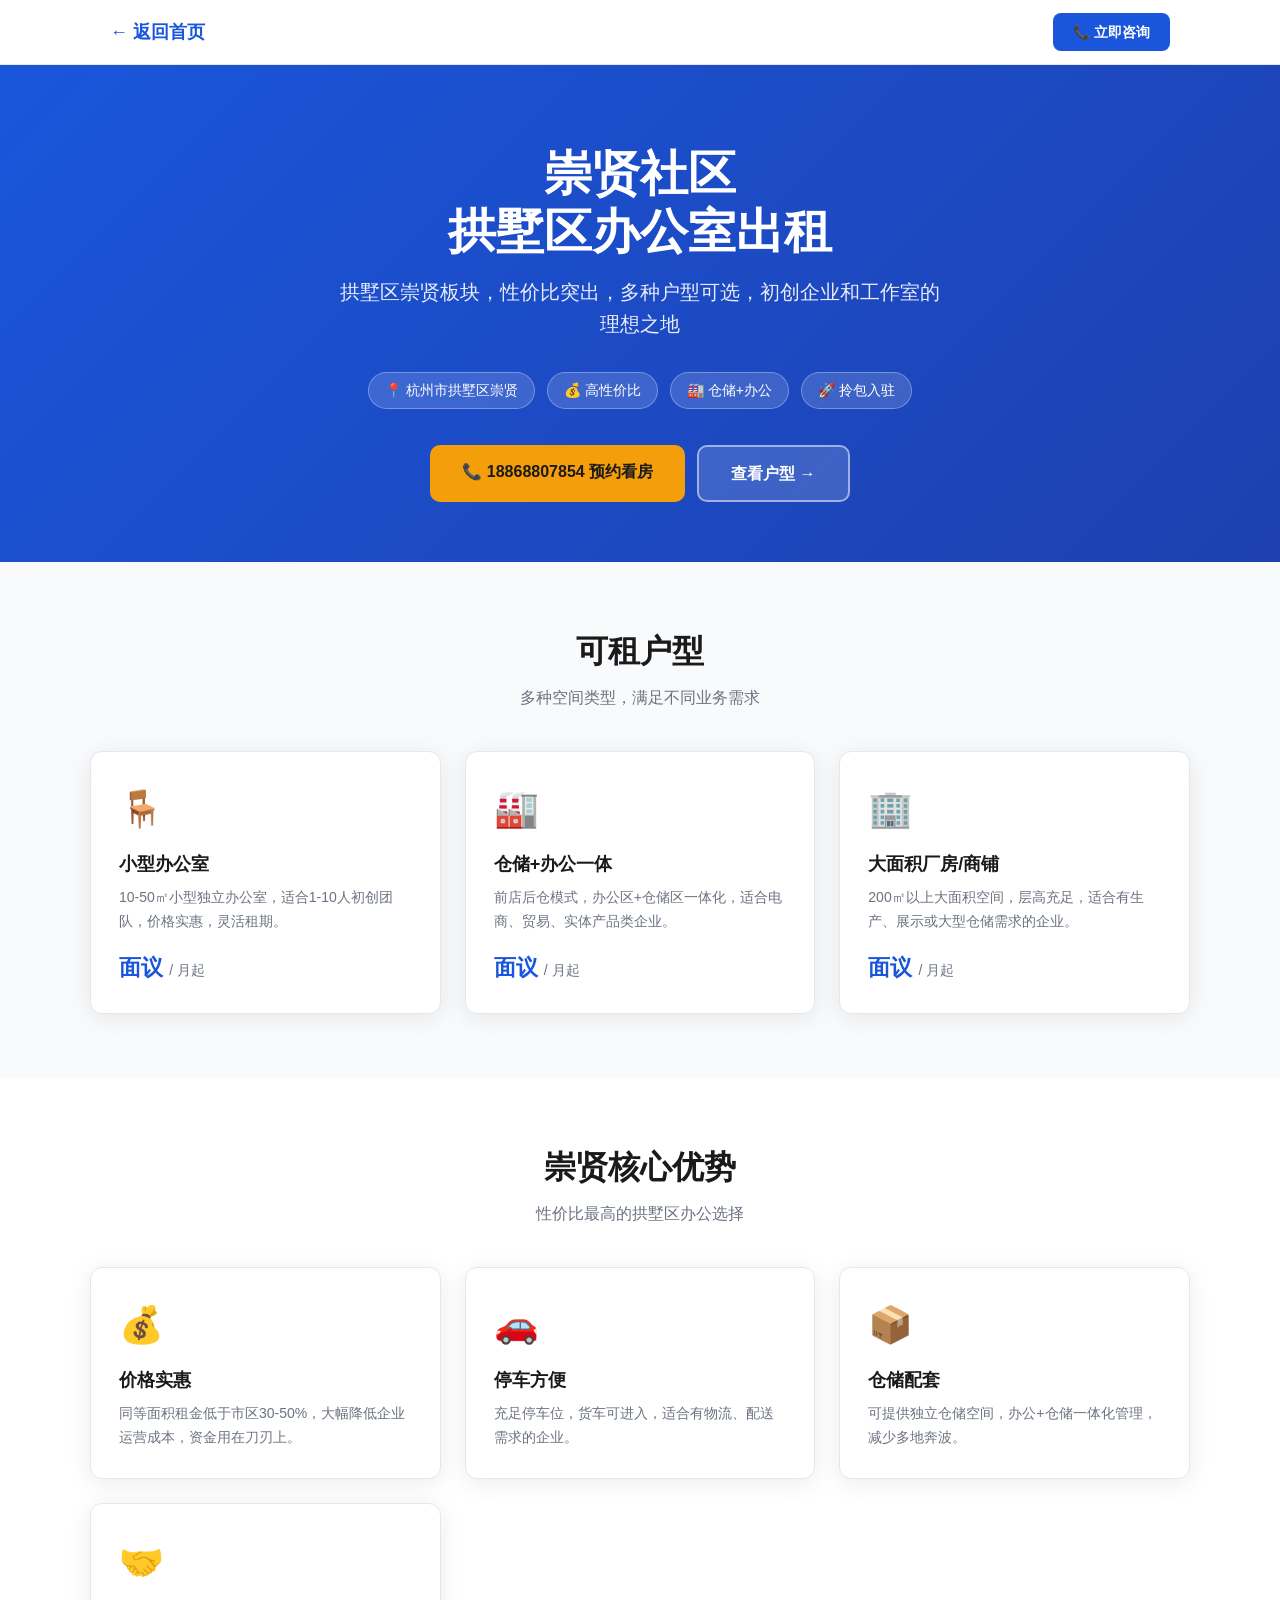
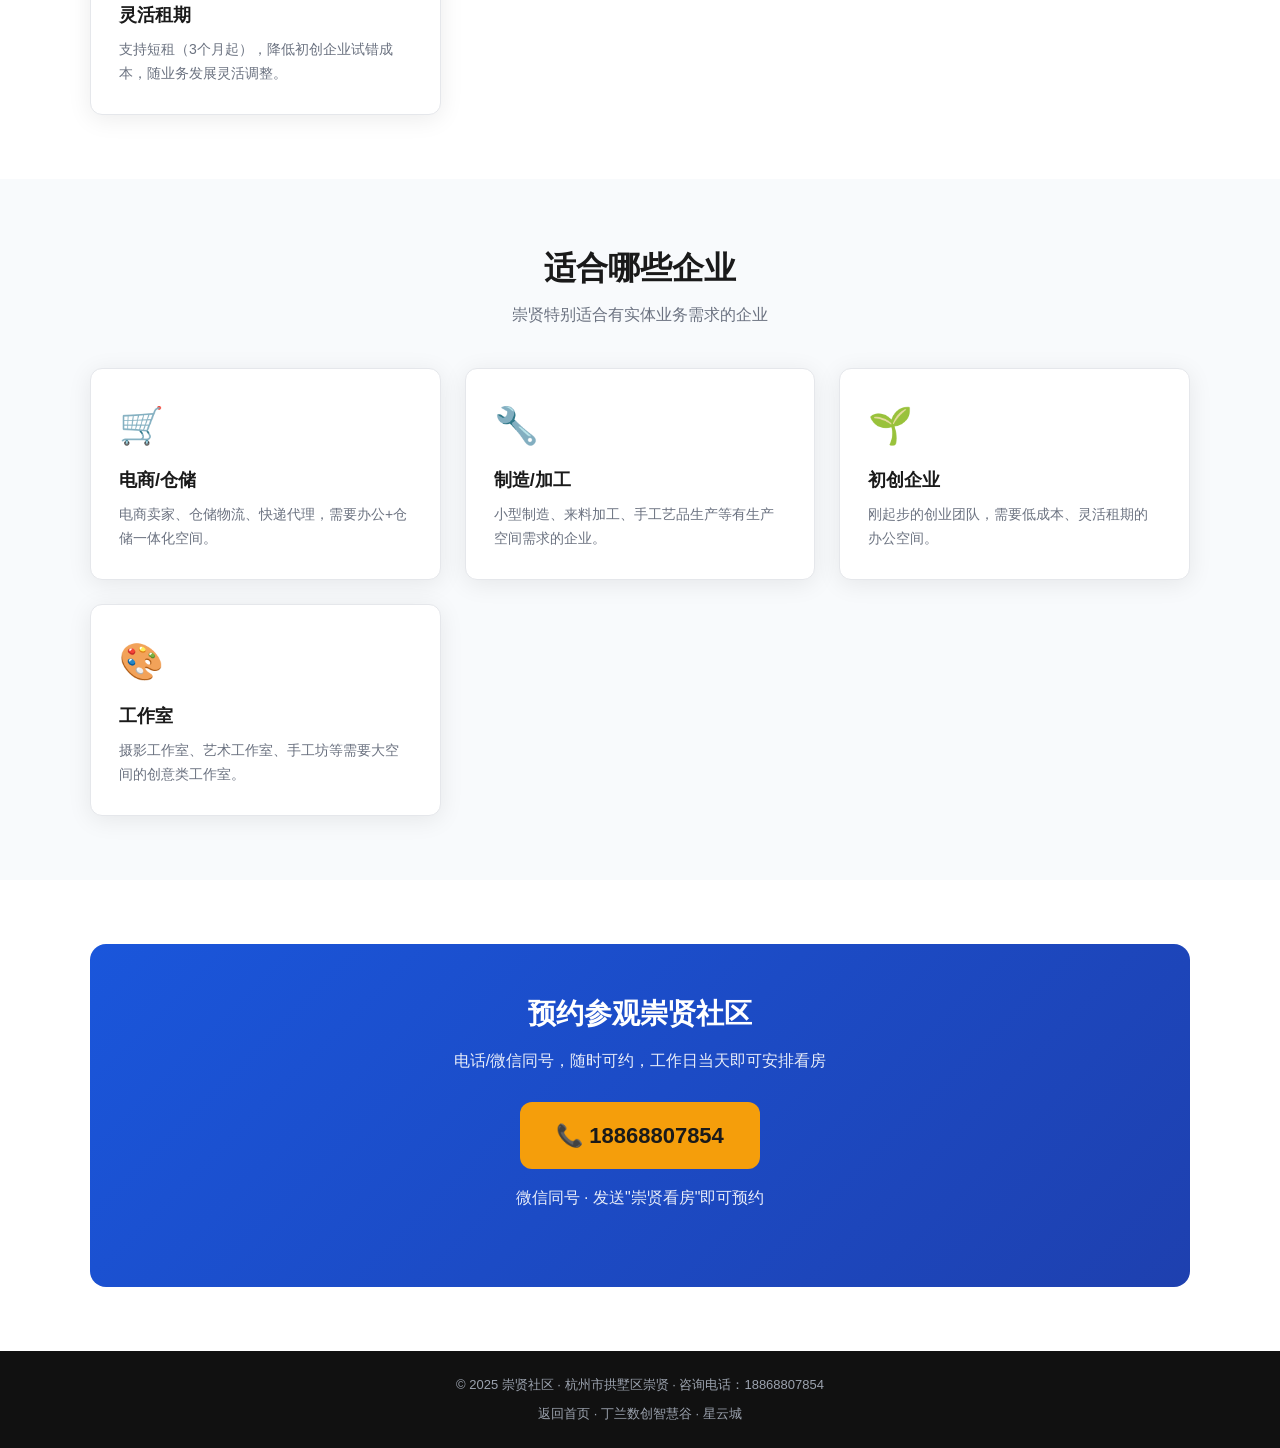
<file: pages/chongxian.html>
<!DOCTYPE html>
<html lang="zh-CN">
<head>
  <meta charset="UTF-8">
  <meta name="viewport" content="width=device-width, initial-scale=1.0">
  <title>崇贤办公室出租_拱墅区崇贤写字楼租赁-性价比之选</title>
  <meta name="description" content="崇贤社区位于杭州拱墅区，性价比突出，提供独立办公室、工位、仓储办公一体空间出租，适合初创企业、工作室及有仓储需求企业。咨询：18868807854">
  <meta name="keywords" content="崇贤办公室出租,崇贤写字楼,拱墅区崇贤租房,崇贤工位出租,崇贤创业,崇贤仓储办公">
  <link rel="canonical" href="https://www.aiseo114.com/pages/chongxian.html">
  <link rel="stylesheet" href="../css/style.css">
</head>
<body>

<nav class="nav">
  <div class="nav-inner">
    <a href="../index.html" class="nav-logo">← 返回首页</a>
    <a href="tel:18868807854" class="nav-cta">📞 立即咨询</a>
  </div>
</nav>

<section class="hero">
  <h1>崇贤社区<br>拱墅区办公室出租</h1>
  <p>拱墅区崇贤板块，性价比突出，多种户型可选，初创企业和工作室的理想之地</p>
  <div class="hero-badges">
    <span class="badge">📍 杭州市拱墅区崇贤</span>
    <span class="badge">💰 高性价比</span>
    <span class="badge">🏭 仓储+办公</span>
    <span class="badge">🚀 拎包入驻</span>
  </div>
  <div class="hero-btns">
    <a href="tel:18868807854" class="btn-primary">📞 18868807854 预约看房</a>
    <a href="#spaces" class="btn-secondary">查看户型 →</a>
  </div>
</section>

<section class="section bg-light" id="spaces">
  <div class="section-inner">
    <h2 class="section-title">可租户型</h2>
    <p class="section-sub">多种空间类型，满足不同业务需求</p>
    <div class="cards">
      <div class="card">
        <div class="card-icon">🪑</div>
        <h3>小型办公室</h3>
        <p>10-50㎡小型独立办公室，适合1-10人初创团队，价格实惠，灵活租期。</p>
        <div class="card-price">面议 <span>/ 月起</span></div>
      </div>
      <div class="card">
        <div class="card-icon">🏭</div>
        <h3>仓储+办公一体</h3>
        <p>前店后仓模式，办公区+仓储区一体化，适合电商、贸易、实体产品类企业。</p>
        <div class="card-price">面议 <span>/ 月起</span></div>
      </div>
      <div class="card">
        <div class="card-icon">🏢</div>
        <h3>大面积厂房/商铺</h3>
        <p>200㎡以上大面积空间，层高充足，适合有生产、展示或大型仓储需求的企业。</p>
        <div class="card-price">面议 <span>/ 月起</span></div>
      </div>
    </div>
  </div>
</section>

<section class="section">
  <div class="section-inner">
    <h2 class="section-title">崇贤核心优势</h2>
    <p class="section-sub">性价比最高的拱墅区办公选择</p>
    <div class="cards">
      <div class="card"><div class="card-icon">💰</div><h3>价格实惠</h3><p>同等面积租金低于市区30-50%，大幅降低企业运营成本，资金用在刀刃上。</p></div>
      <div class="card"><div class="card-icon">🚗</div><h3>停车方便</h3><p>充足停车位，货车可进入，适合有物流、配送需求的企业。</p></div>
      <div class="card"><div class="card-icon">📦</div><h3>仓储配套</h3><p>可提供独立仓储空间，办公+仓储一体化管理，减少多地奔波。</p></div>
      <div class="card"><div class="card-icon">🤝</div><h3>灵活租期</h3><p>支持短租（3个月起），降低初创企业试错成本，随业务发展灵活调整。</p></div>
    </div>
  </div>
</section>

<section class="section bg-light">
  <div class="section-inner">
    <h2 class="section-title">适合哪些企业</h2>
    <p class="section-sub">崇贤特别适合有实体业务需求的企业</p>
    <div class="cards">
      <div class="card"><div class="card-icon">🛒</div><h3>电商/仓储</h3><p>电商卖家、仓储物流、快递代理，需要办公+仓储一体化空间。</p></div>
      <div class="card"><div class="card-icon">🔧</div><h3>制造/加工</h3><p>小型制造、来料加工、手工艺品生产等有生产空间需求的企业。</p></div>
      <div class="card"><div class="card-icon">🌱</div><h3>初创企业</h3><p>刚起步的创业团队，需要低成本、灵活租期的办公空间。</p></div>
      <div class="card"><div class="card-icon">🎨</div><h3>工作室</h3><p>摄影工作室、艺术工作室、手工坊等需要大空间的创意类工作室。</p></div>
    </div>
  </div>
</section>

<section class="section">
  <div class="section-inner">
    <div class="contact-box">
      <h2>预约参观崇贤社区</h2>
      <p>电话/微信同号，随时可约，工作日当天即可安排看房</p>
      <a href="tel:18868807854" class="phone-link">📞 18868807854</a>
      <p class="wechat-note">微信同号 · 发送"崇贤看房"即可预约</p>
    </div>
  </div>
</section>

<footer>
  <p>© 2025 崇贤社区 · 杭州市拱墅区崇贤 · 咨询电话：18868807854</p>
  <p style="margin-top:8px;"><a href="../index.html">返回首页</a> · <a href="dinlan.html">丁兰数创智慧谷</a> · <a href="xingyun.html">星云城</a></p>
</footer>

</body>
</html>
</file>
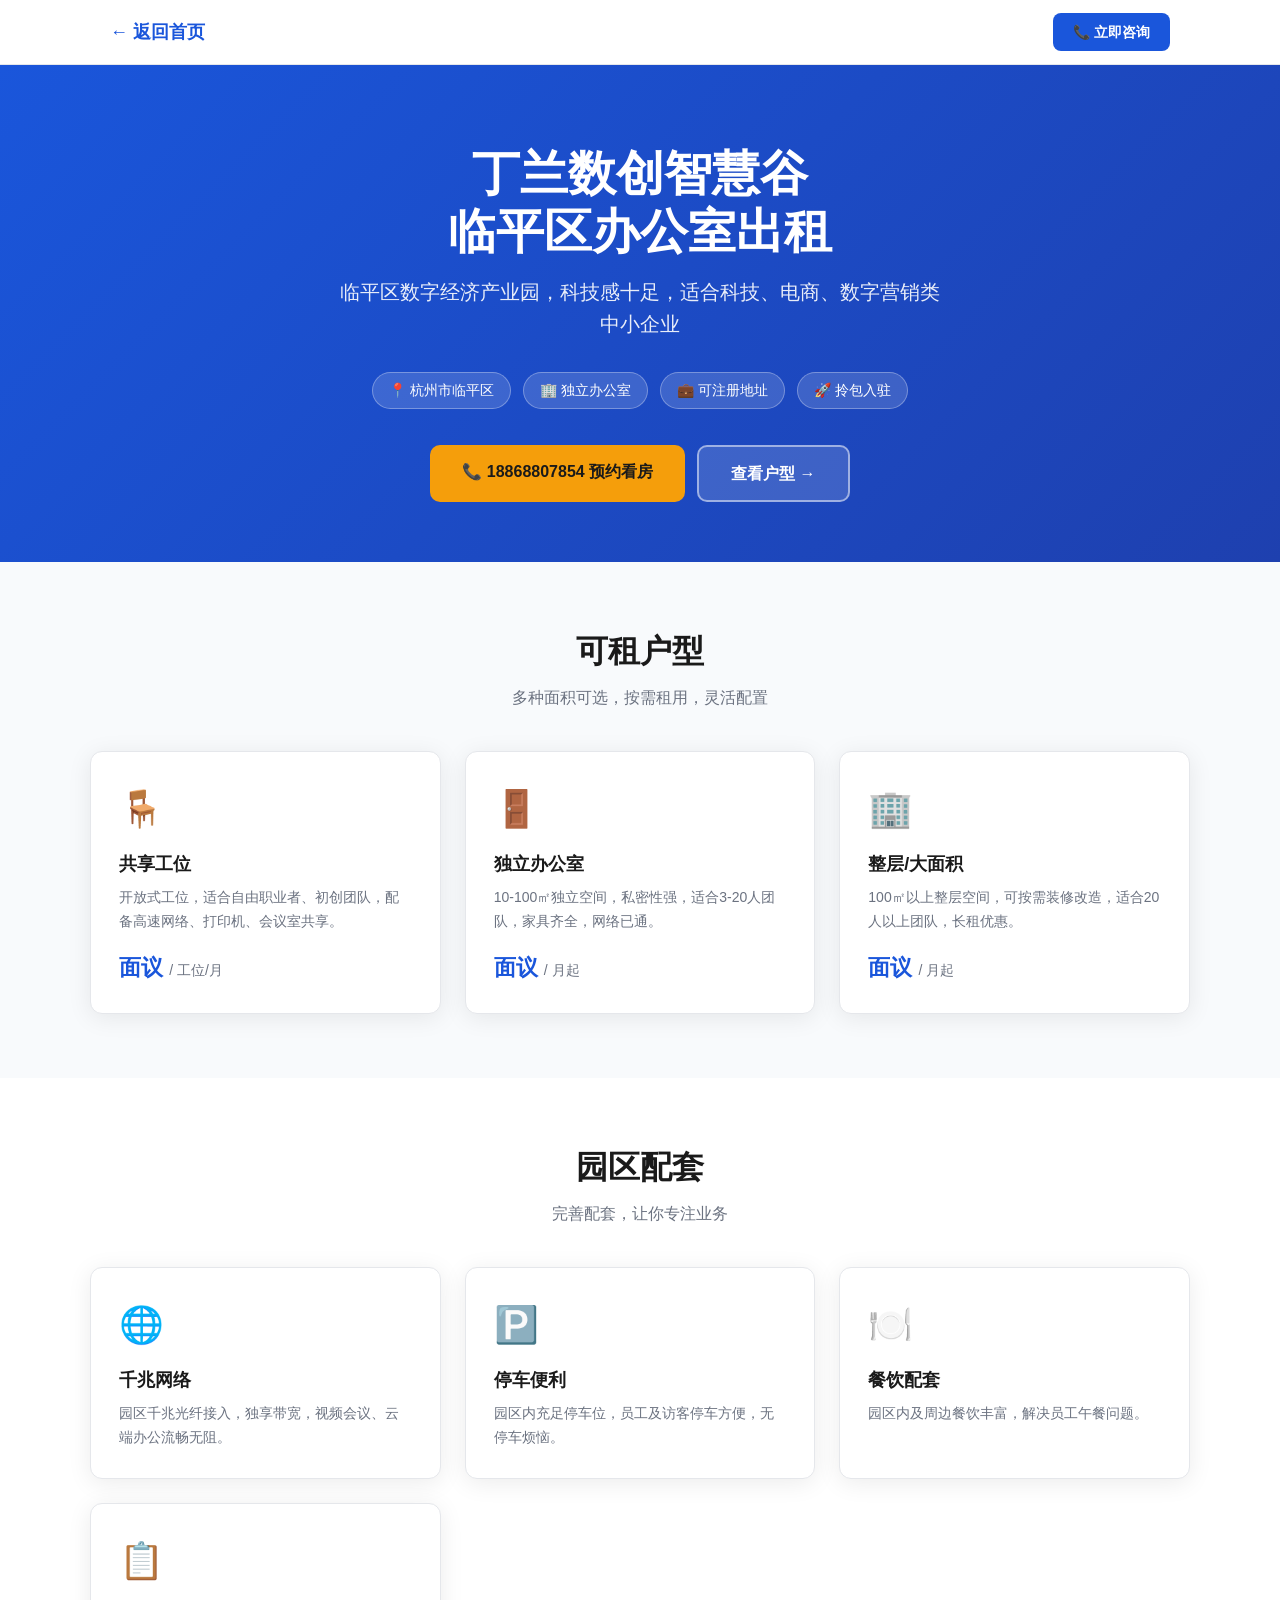
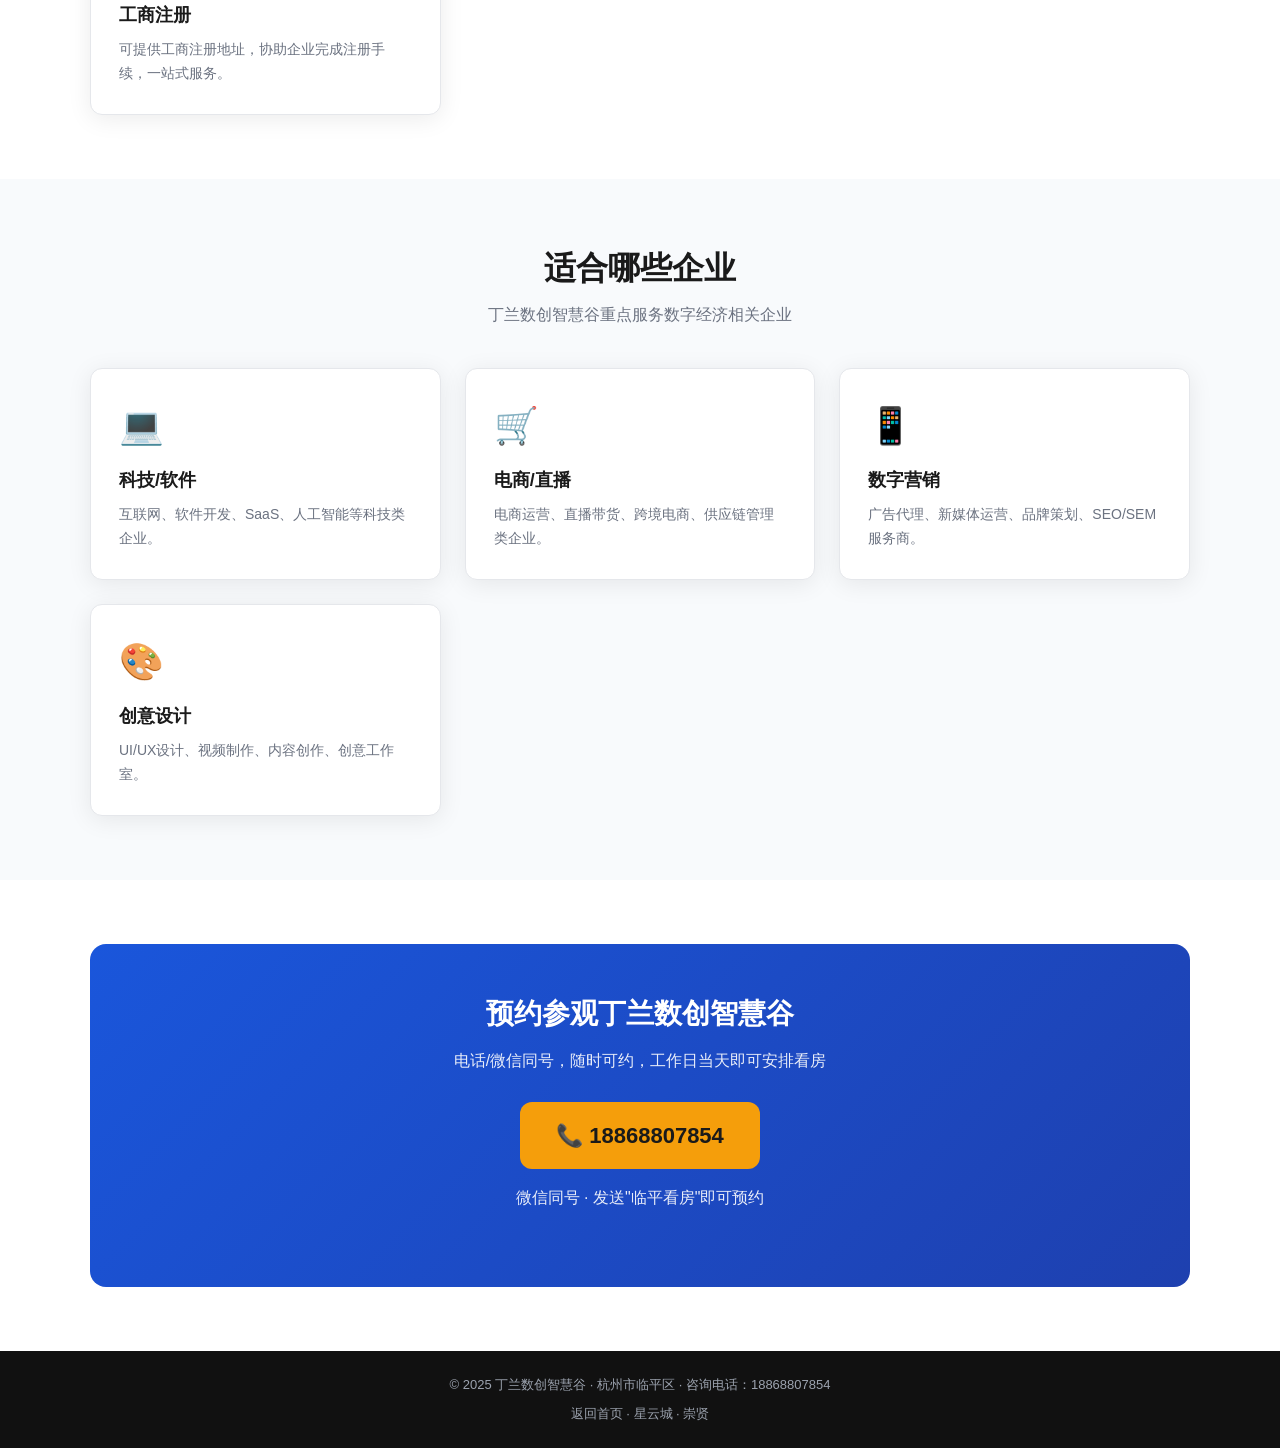
<file: pages/dinlan.html>
<!DOCTYPE html>
<html lang="zh-CN">
<head>
  <meta charset="UTF-8">
  <meta name="viewport" content="width=device-width, initial-scale=1.0">
  <title>丁兰数创智慧谷办公室出租_临平区办公场地租赁-拎包入驻</title>
  <meta name="description" content="丁兰数创智慧谷位于杭州临平区，提供独立办公室、工位、整层出租，适合科技/电商/数字营销企业，可注册地址，拎包入驻。咨询：18868807854">
  <meta name="keywords" content="丁兰数创智慧谷,临平区办公室出租,临平办公室租赁,临平工位出租,临平创业园,临平区写字楼出租">
  <link rel="canonical" href="https://www.aiseo114.com/pages/dinlan.html">
  <link rel="stylesheet" href="../css/style.css">
</head>
<body>

<nav class="nav">
  <div class="nav-inner">
    <a href="../index.html" class="nav-logo">← 返回首页</a>
    <a href="tel:18868807854" class="nav-cta">📞 立即咨询</a>
  </div>
</nav>

<section class="hero">
  <h1>丁兰数创智慧谷<br>临平区办公室出租</h1>
  <p>临平区数字经济产业园，科技感十足，适合科技、电商、数字营销类中小企业</p>
  <div class="hero-badges">
    <span class="badge">📍 杭州市临平区</span>
    <span class="badge">🏢 独立办公室</span>
    <span class="badge">💼 可注册地址</span>
    <span class="badge">🚀 拎包入驻</span>
  </div>
  <div class="hero-btns">
    <a href="tel:18868807854" class="btn-primary">📞 18868807854 预约看房</a>
    <a href="#spaces" class="btn-secondary">查看户型 →</a>
  </div>
</section>

<section class="section bg-light" id="spaces">
  <div class="section-inner">
    <h2 class="section-title">可租户型</h2>
    <p class="section-sub">多种面积可选，按需租用，灵活配置</p>
    <div class="cards">
      <div class="card">
        <div class="card-icon">🪑</div>
        <h3>共享工位</h3>
        <p>开放式工位，适合自由职业者、初创团队，配备高速网络、打印机、会议室共享。</p>
        <div class="card-price">面议 <span>/ 工位/月</span></div>
      </div>
      <div class="card">
        <div class="card-icon">🚪</div>
        <h3>独立办公室</h3>
        <p>10-100㎡独立空间，私密性强，适合3-20人团队，家具齐全，网络已通。</p>
        <div class="card-price">面议 <span>/ 月起</span></div>
      </div>
      <div class="card">
        <div class="card-icon">🏢</div>
        <h3>整层/大面积</h3>
        <p>100㎡以上整层空间，可按需装修改造，适合20人以上团队，长租优惠。</p>
        <div class="card-price">面议 <span>/ 月起</span></div>
      </div>
    </div>
  </div>
</section>

<section class="section">
  <div class="section-inner">
    <h2 class="section-title">园区配套</h2>
    <p class="section-sub">完善配套，让你专注业务</p>
    <div class="cards">
      <div class="card"><div class="card-icon">🌐</div><h3>千兆网络</h3><p>园区千兆光纤接入，独享带宽，视频会议、云端办公流畅无阻。</p></div>
      <div class="card"><div class="card-icon">🅿️</div><h3>停车便利</h3><p>园区内充足停车位，员工及访客停车方便，无停车烦恼。</p></div>
      <div class="card"><div class="card-icon">🍽️</div><h3>餐饮配套</h3><p>园区内及周边餐饮丰富，解决员工午餐问题。</p></div>
      <div class="card"><div class="card-icon">📋</div><h3>工商注册</h3><p>可提供工商注册地址，协助企业完成注册手续，一站式服务。</p></div>
    </div>
  </div>
</section>

<section class="section bg-light">
  <div class="section-inner">
    <h2 class="section-title">适合哪些企业</h2>
    <p class="section-sub">丁兰数创智慧谷重点服务数字经济相关企业</p>
    <div class="cards">
      <div class="card"><div class="card-icon">💻</div><h3>科技/软件</h3><p>互联网、软件开发、SaaS、人工智能等科技类企业。</p></div>
      <div class="card"><div class="card-icon">🛒</div><h3>电商/直播</h3><p>电商运营、直播带货、跨境电商、供应链管理类企业。</p></div>
      <div class="card"><div class="card-icon">📱</div><h3>数字营销</h3><p>广告代理、新媒体运营、品牌策划、SEO/SEM服务商。</p></div>
      <div class="card"><div class="card-icon">🎨</div><h3>创意设计</h3><p>UI/UX设计、视频制作、内容创作、创意工作室。</p></div>
    </div>
  </div>
</section>

<section class="section">
  <div class="section-inner">
    <div class="contact-box">
      <h2>预约参观丁兰数创智慧谷</h2>
      <p>电话/微信同号，随时可约，工作日当天即可安排看房</p>
      <a href="tel:18868807854" class="phone-link">📞 18868807854</a>
      <p class="wechat-note">微信同号 · 发送"临平看房"即可预约</p>
    </div>
  </div>
</section>

<footer>
  <p>© 2025 丁兰数创智慧谷 · 杭州市临平区 · 咨询电话：18868807854</p>
  <p style="margin-top:8px;"><a href="../index.html">返回首页</a> · <a href="xingyun.html">星云城</a> · <a href="chongxian.html">崇贤</a></p>
</footer>

</body>
</html>
</file>
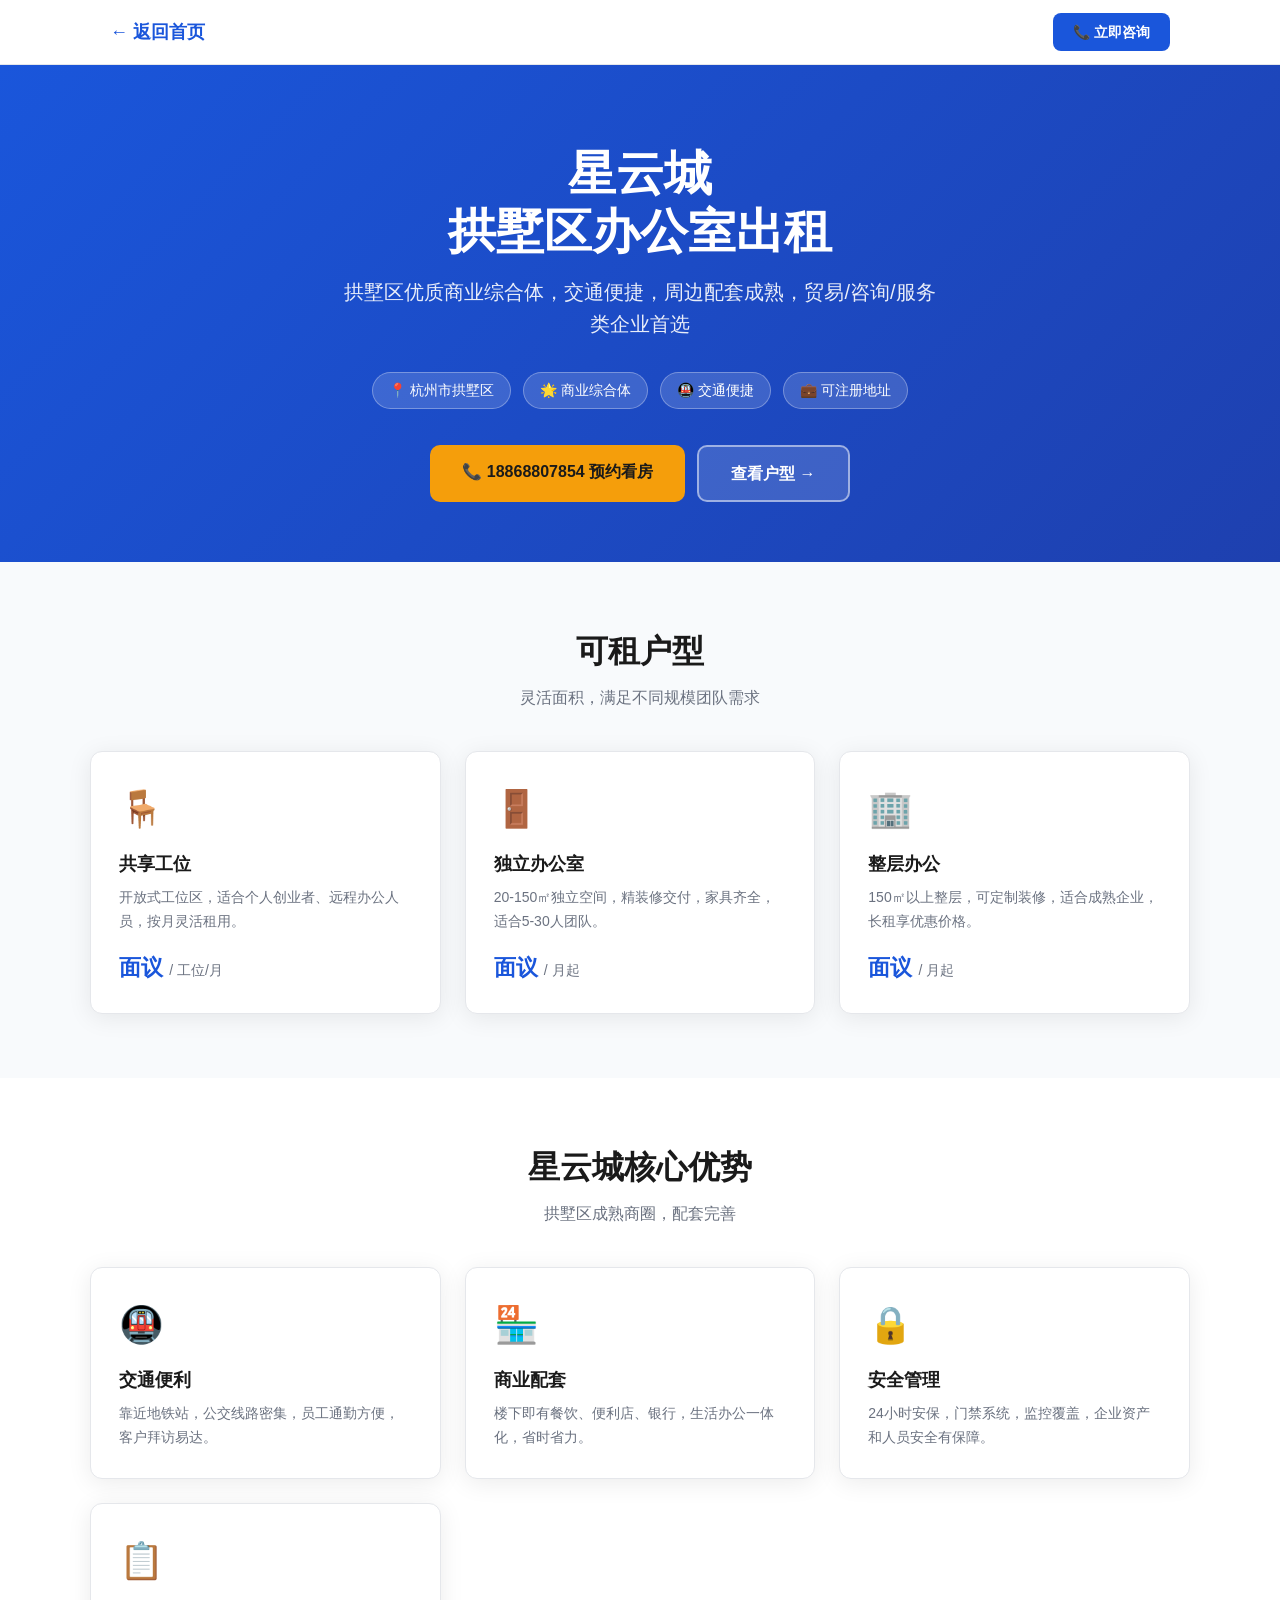
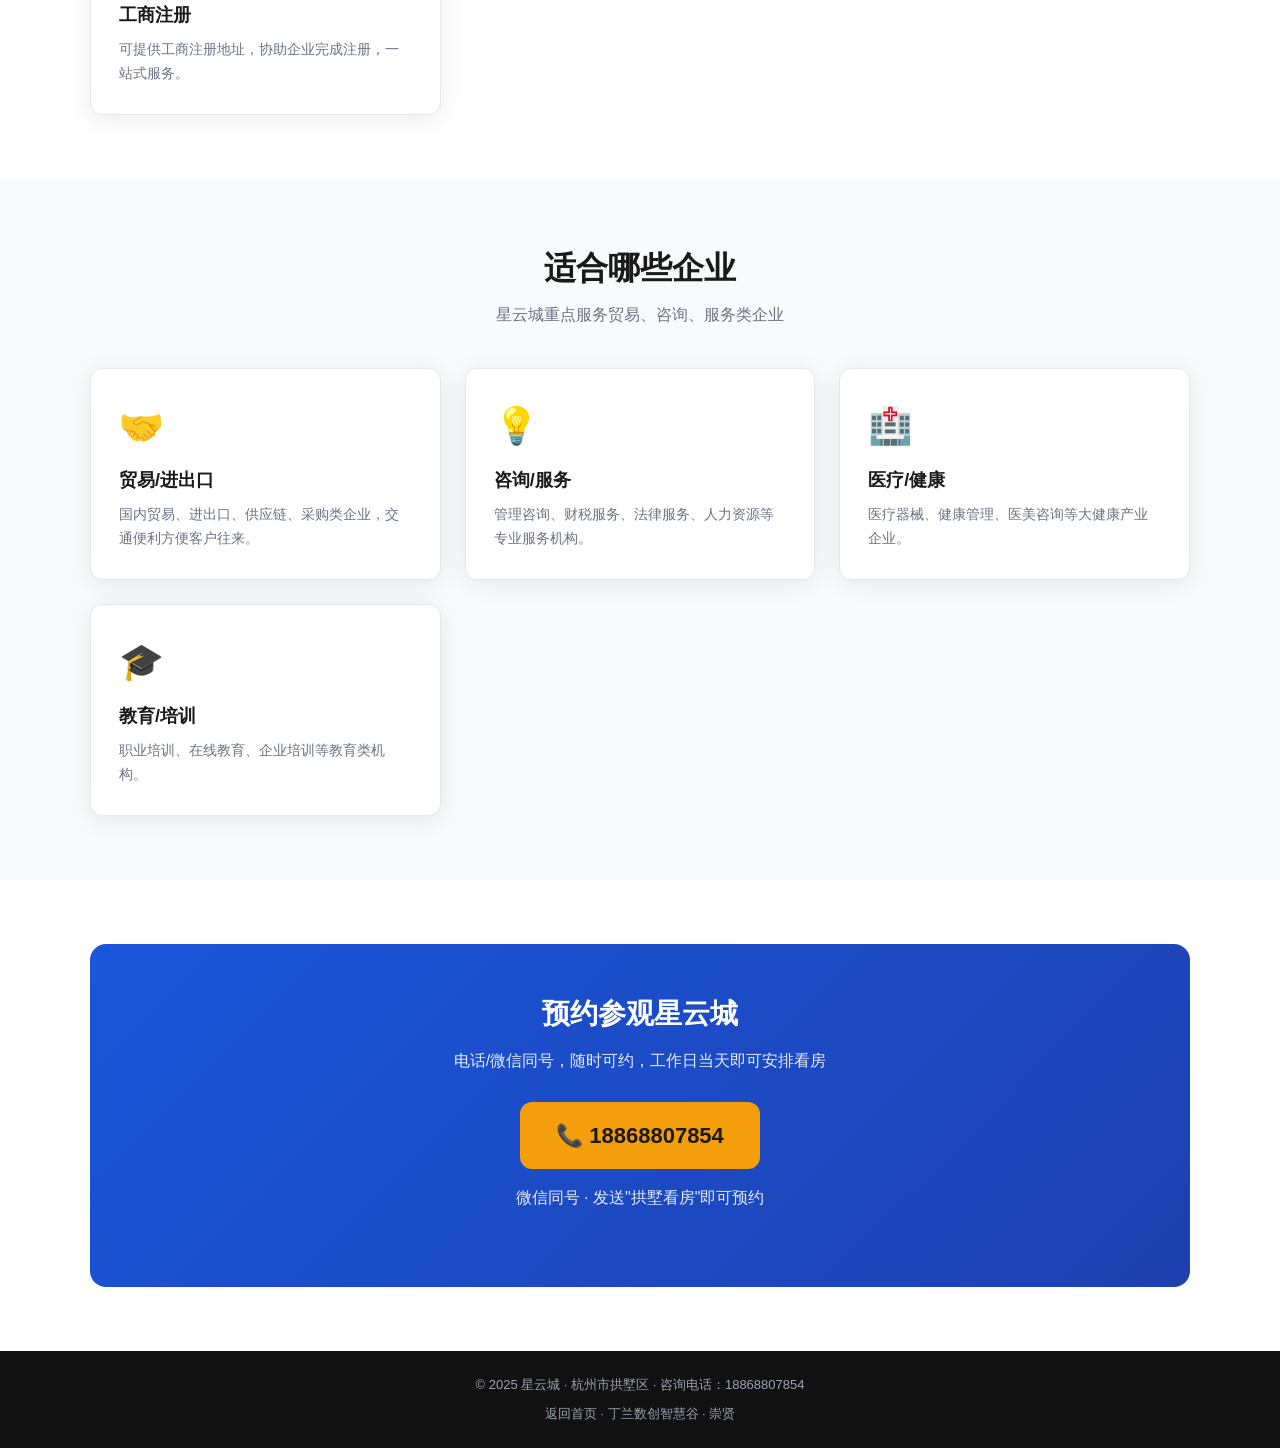
<file: pages/xingyun.html>
<!DOCTYPE html>
<html lang="zh-CN">
<head>
  <meta charset="UTF-8">
  <meta name="viewport" content="width=device-width, initial-scale=1.0">
  <title>星云城办公室出租_拱墅区写字楼租赁-中小企业首选</title>
  <meta name="description" content="星云城位于杭州拱墅区，优质商业综合体，提供独立办公室、工位出租，交通便捷，配套成熟，适合贸易/咨询/服务类中小企业。咨询：18868807854">
  <meta name="keywords" content="星云城办公室出租,拱墅区办公室出租,拱墅区写字楼,拱墅区工位出租,杭州拱墅办公室,拱墅区创业园">
  <link rel="canonical" href="https://www.aiseo114.com/pages/xingyun.html">
  <link rel="stylesheet" href="../css/style.css">
</head>
<body>

<nav class="nav">
  <div class="nav-inner">
    <a href="../index.html" class="nav-logo">← 返回首页</a>
    <a href="tel:18868807854" class="nav-cta">📞 立即咨询</a>
  </div>
</nav>

<section class="hero">
  <h1>星云城<br>拱墅区办公室出租</h1>
  <p>拱墅区优质商业综合体，交通便捷，周边配套成熟，贸易/咨询/服务类企业首选</p>
  <div class="hero-badges">
    <span class="badge">📍 杭州市拱墅区</span>
    <span class="badge">🌟 商业综合体</span>
    <span class="badge">🚇 交通便捷</span>
    <span class="badge">💼 可注册地址</span>
  </div>
  <div class="hero-btns">
    <a href="tel:18868807854" class="btn-primary">📞 18868807854 预约看房</a>
    <a href="#spaces" class="btn-secondary">查看户型 →</a>
  </div>
</section>

<section class="section bg-light" id="spaces">
  <div class="section-inner">
    <h2 class="section-title">可租户型</h2>
    <p class="section-sub">灵活面积，满足不同规模团队需求</p>
    <div class="cards">
      <div class="card">
        <div class="card-icon">🪑</div>
        <h3>共享工位</h3>
        <p>开放式工位区，适合个人创业者、远程办公人员，按月灵活租用。</p>
        <div class="card-price">面议 <span>/ 工位/月</span></div>
      </div>
      <div class="card">
        <div class="card-icon">🚪</div>
        <h3>独立办公室</h3>
        <p>20-150㎡独立空间，精装修交付，家具齐全，适合5-30人团队。</p>
        <div class="card-price">面议 <span>/ 月起</span></div>
      </div>
      <div class="card">
        <div class="card-icon">🏢</div>
        <h3>整层办公</h3>
        <p>150㎡以上整层，可定制装修，适合成熟企业，长租享优惠价格。</p>
        <div class="card-price">面议 <span>/ 月起</span></div>
      </div>
    </div>
  </div>
</section>

<section class="section">
  <div class="section-inner">
    <h2 class="section-title">星云城核心优势</h2>
    <p class="section-sub">拱墅区成熟商圈，配套完善</p>
    <div class="cards">
      <div class="card"><div class="card-icon">🚇</div><h3>交通便利</h3><p>靠近地铁站，公交线路密集，员工通勤方便，客户拜访易达。</p></div>
      <div class="card"><div class="card-icon">🏪</div><h3>商业配套</h3><p>楼下即有餐饮、便利店、银行，生活办公一体化，省时省力。</p></div>
      <div class="card"><div class="card-icon">🔒</div><h3>安全管理</h3><p>24小时安保，门禁系统，监控覆盖，企业资产和人员安全有保障。</p></div>
      <div class="card"><div class="card-icon">📋</div><h3>工商注册</h3><p>可提供工商注册地址，协助企业完成注册，一站式服务。</p></div>
    </div>
  </div>
</section>

<section class="section bg-light">
  <div class="section-inner">
    <h2 class="section-title">适合哪些企业</h2>
    <p class="section-sub">星云城重点服务贸易、咨询、服务类企业</p>
    <div class="cards">
      <div class="card"><div class="card-icon">🤝</div><h3>贸易/进出口</h3><p>国内贸易、进出口、供应链、采购类企业，交通便利方便客户往来。</p></div>
      <div class="card"><div class="card-icon">💡</div><h3>咨询/服务</h3><p>管理咨询、财税服务、法律服务、人力资源等专业服务机构。</p></div>
      <div class="card"><div class="card-icon">🏥</div><h3>医疗/健康</h3><p>医疗器械、健康管理、医美咨询等大健康产业企业。</p></div>
      <div class="card"><div class="card-icon">🎓</div><h3>教育/培训</h3><p>职业培训、在线教育、企业培训等教育类机构。</p></div>
    </div>
  </div>
</section>

<section class="section">
  <div class="section-inner">
    <div class="contact-box">
      <h2>预约参观星云城</h2>
      <p>电话/微信同号，随时可约，工作日当天即可安排看房</p>
      <a href="tel:18868807854" class="phone-link">📞 18868807854</a>
      <p class="wechat-note">微信同号 · 发送"拱墅看房"即可预约</p>
    </div>
  </div>
</section>

<footer>
  <p>© 2025 星云城 · 杭州市拱墅区 · 咨询电话：18868807854</p>
  <p style="margin-top:8px;"><a href="../index.html">返回首页</a> · <a href="dinlan.html">丁兰数创智慧谷</a> · <a href="chongxian.html">崇贤</a></p>
</footer>

</body>
</html>
</file>
<file: css/style.css>
/* ===== Reset & Base ===== */
*, *::before, *::after { box-sizing: border-box; margin: 0; padding: 0; }
html { scroll-behavior: smooth; }
body { font-family: 'PingFang SC', 'Microsoft YaHei', sans-serif; color: #1a1a1a; line-height: 1.6; }
a { color: inherit; text-decoration: none; }
img { max-width: 100%; display: block; }

/* ===== Variables ===== */
:root {
  --primary: #1a56db;
  --primary-dark: #1341b0;
  --accent: #f59e0b;
  --text: #1a1a1a;
  --text-muted: #6b7280;
  --bg-light: #f8fafc;
  --border: #e5e7eb;
  --radius: 12px;
  --shadow: 0 4px 24px rgba(0,0,0,0.08);
}

/* ===== Nav ===== */
.nav { background: #fff; border-bottom: 1px solid var(--border); position: sticky; top: 0; z-index: 100; }
.nav-inner { max-width: 1100px; margin: 0 auto; padding: 0 20px; display: flex; align-items: center; justify-content: space-between; height: 64px; }
.nav-logo { font-size: 18px; font-weight: 700; color: var(--primary); }
.nav-cta { background: var(--primary); color: #fff; padding: 8px 20px; border-radius: 8px; font-size: 14px; font-weight: 600; }
.nav-cta:hover { background: var(--primary-dark); }

/* ===== Hero ===== */
.hero { background: linear-gradient(135deg, #1a56db 0%, #1e40af 100%); color: #fff; padding: 80px 20px 60px; text-align: center; }
.hero h1 { font-size: clamp(28px, 5vw, 48px); font-weight: 800; line-height: 1.2; margin-bottom: 16px; }
.hero p { font-size: clamp(16px, 2vw, 20px); opacity: 0.9; max-width: 600px; margin: 0 auto 32px; }
.hero-badges { display: flex; gap: 12px; justify-content: center; flex-wrap: wrap; margin-bottom: 36px; }
.badge { background: rgba(255,255,255,0.15); border: 1px solid rgba(255,255,255,0.3); padding: 6px 16px; border-radius: 20px; font-size: 14px; }
.hero-btns { display: flex; gap: 12px; justify-content: center; flex-wrap: wrap; }
.btn-primary { background: var(--accent); color: #1a1a1a; padding: 14px 32px; border-radius: 10px; font-size: 16px; font-weight: 700; }
.btn-secondary { background: rgba(255,255,255,0.15); color: #fff; border: 2px solid rgba(255,255,255,0.5); padding: 14px 32px; border-radius: 10px; font-size: 16px; font-weight: 600; }

/* ===== Section ===== */
.section { padding: 64px 20px; }
.section-inner { max-width: 1100px; margin: 0 auto; }
.section-title { font-size: clamp(22px, 3vw, 32px); font-weight: 700; text-align: center; margin-bottom: 8px; }
.section-sub { color: var(--text-muted); text-align: center; margin-bottom: 40px; font-size: 16px; }
.bg-light { background: var(--bg-light); }

/* ===== Cards ===== */
.cards { display: grid; grid-template-columns: repeat(auto-fit, minmax(280px, 1fr)); gap: 24px; }
.card { background: #fff; border: 1px solid var(--border); border-radius: var(--radius); padding: 28px; box-shadow: var(--shadow); transition: transform 0.2s; }
.card:hover { transform: translateY(-4px); }
.card-icon { font-size: 36px; margin-bottom: 12px; }
.card h3 { font-size: 18px; font-weight: 700; margin-bottom: 8px; }
.card p { color: var(--text-muted); font-size: 14px; line-height: 1.7; }
.card-price { margin-top: 16px; font-size: 22px; font-weight: 800; color: var(--primary); }
.card-price span { font-size: 14px; font-weight: 400; color: var(--text-muted); }

/* ===== Contact ===== */
.contact-box { background: linear-gradient(135deg, #1a56db, #1e40af); color: #fff; border-radius: 16px; padding: 48px 32px; text-align: center; }
.contact-box h2 { font-size: 28px; font-weight: 800; margin-bottom: 12px; }
.contact-box p { opacity: 0.9; margin-bottom: 28px; font-size: 16px; }
.phone-link { display: inline-flex; align-items: center; gap: 10px; background: var(--accent); color: #1a1a1a; padding: 16px 36px; border-radius: 12px; font-size: 22px; font-weight: 800; }
.wechat-note { margin-top: 16px; opacity: 0.8; font-size: 14px; }

/* ===== Footer ===== */
footer { background: #111; color: #9ca3af; text-align: center; padding: 24px 20px; font-size: 13px; }
footer a { color: #9ca3af; }

/* ===== Responsive ===== */
@media (max-width: 640px) {
  .hero { padding: 60px 16px 48px; }
  .section { padding: 48px 16px; }
  .phone-link { font-size: 18px; padding: 14px 28px; }
}
</file>
